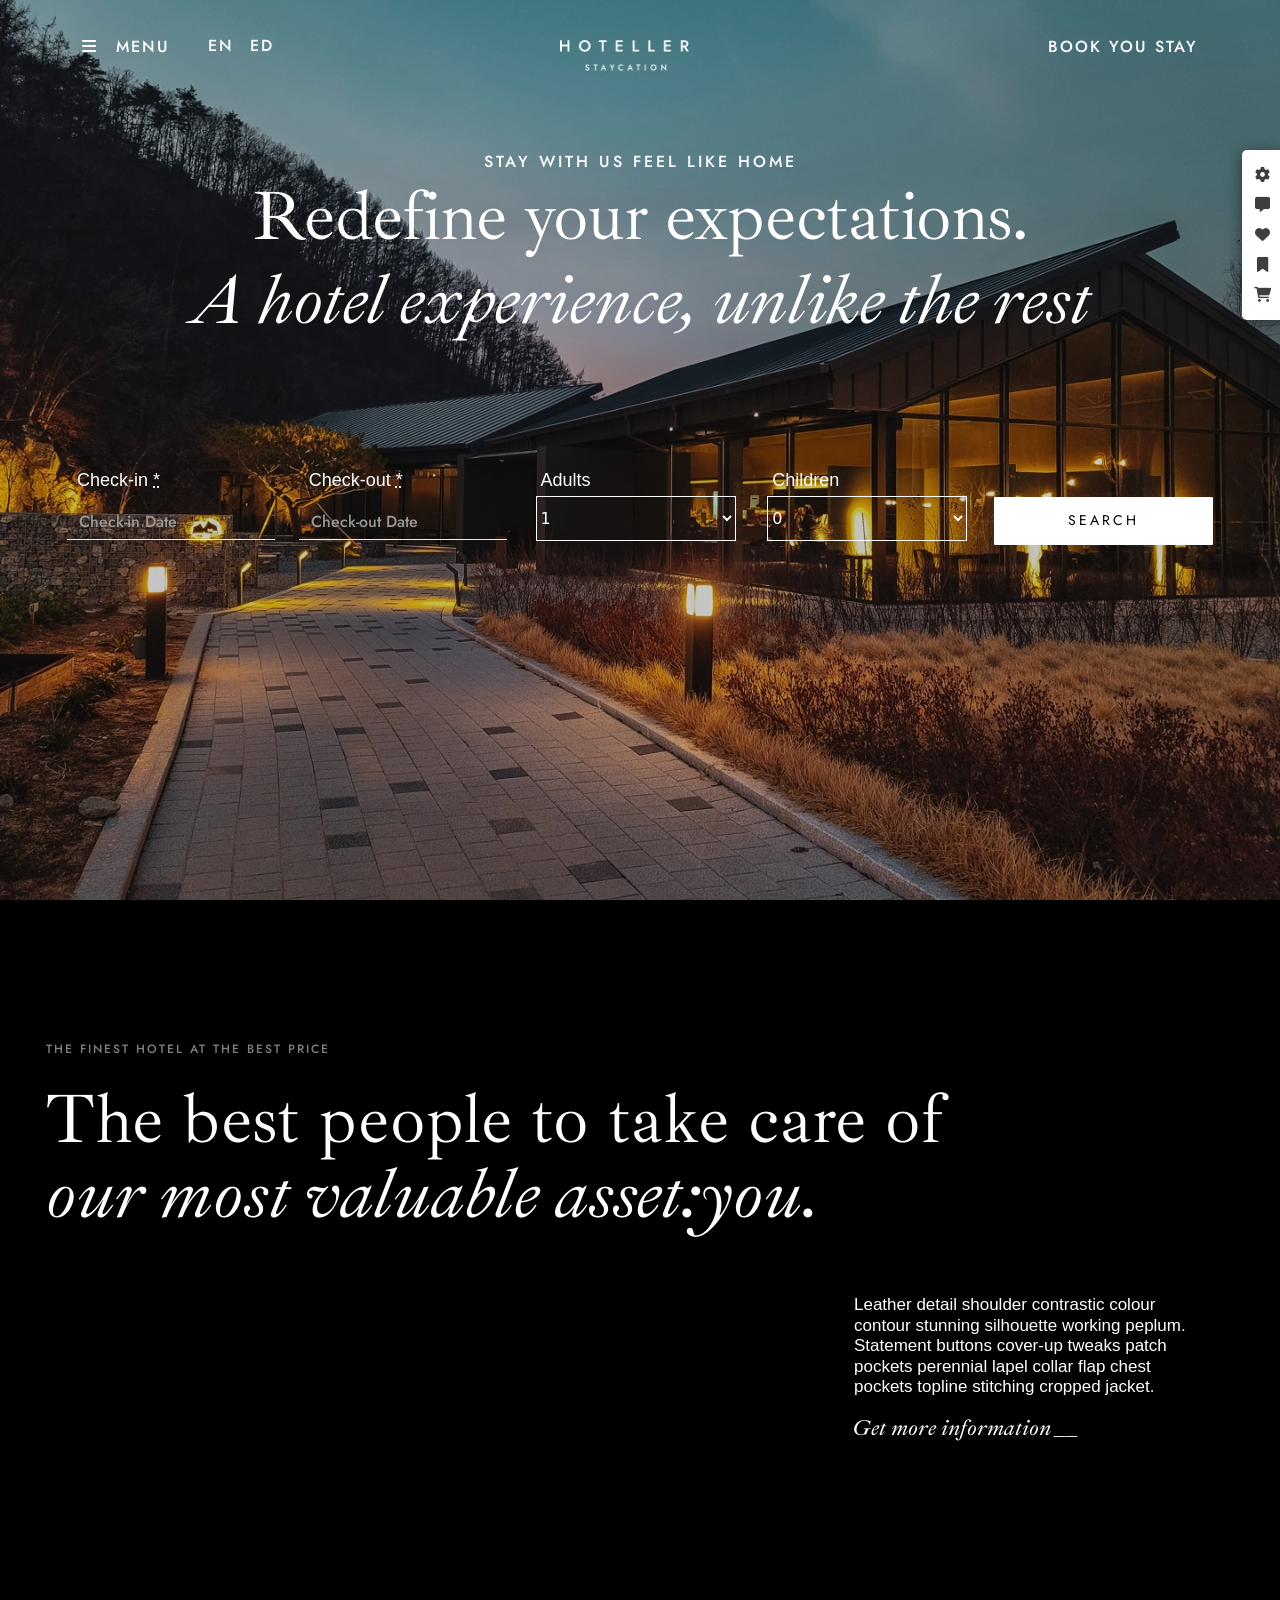
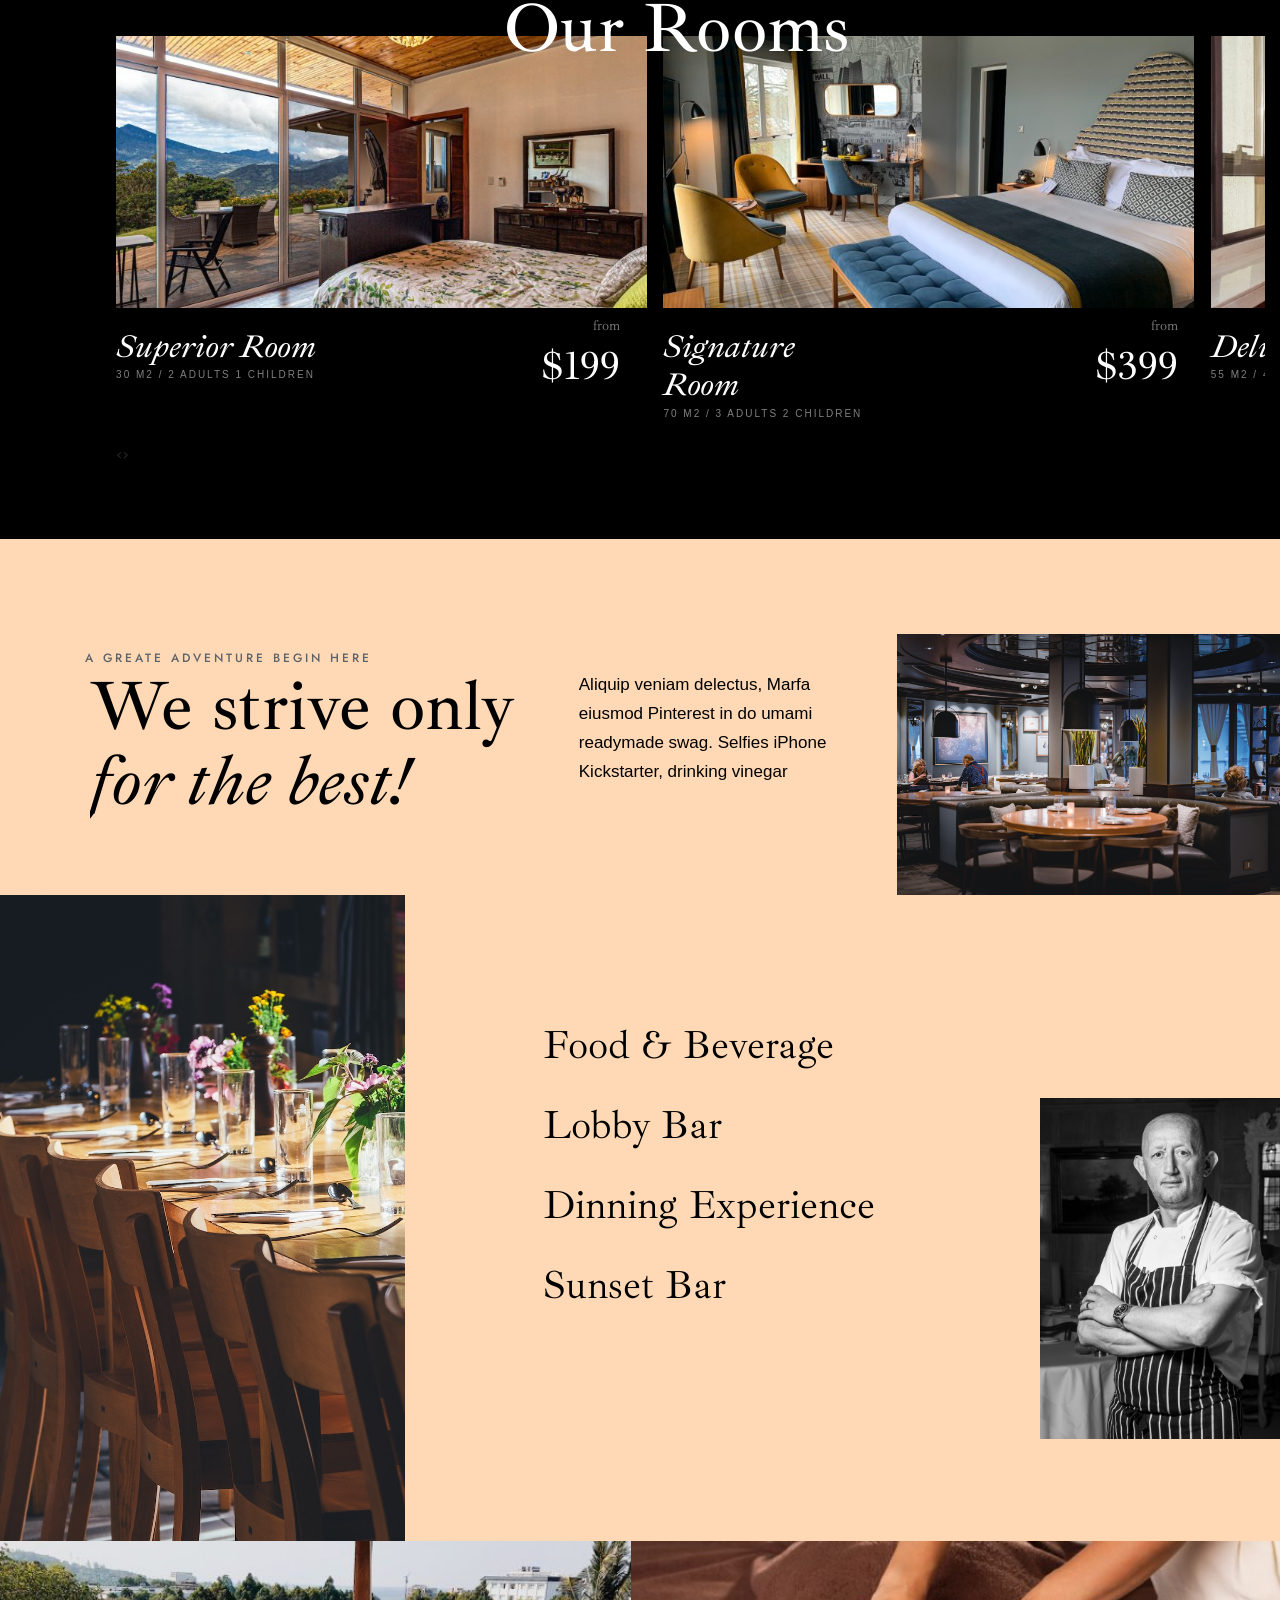
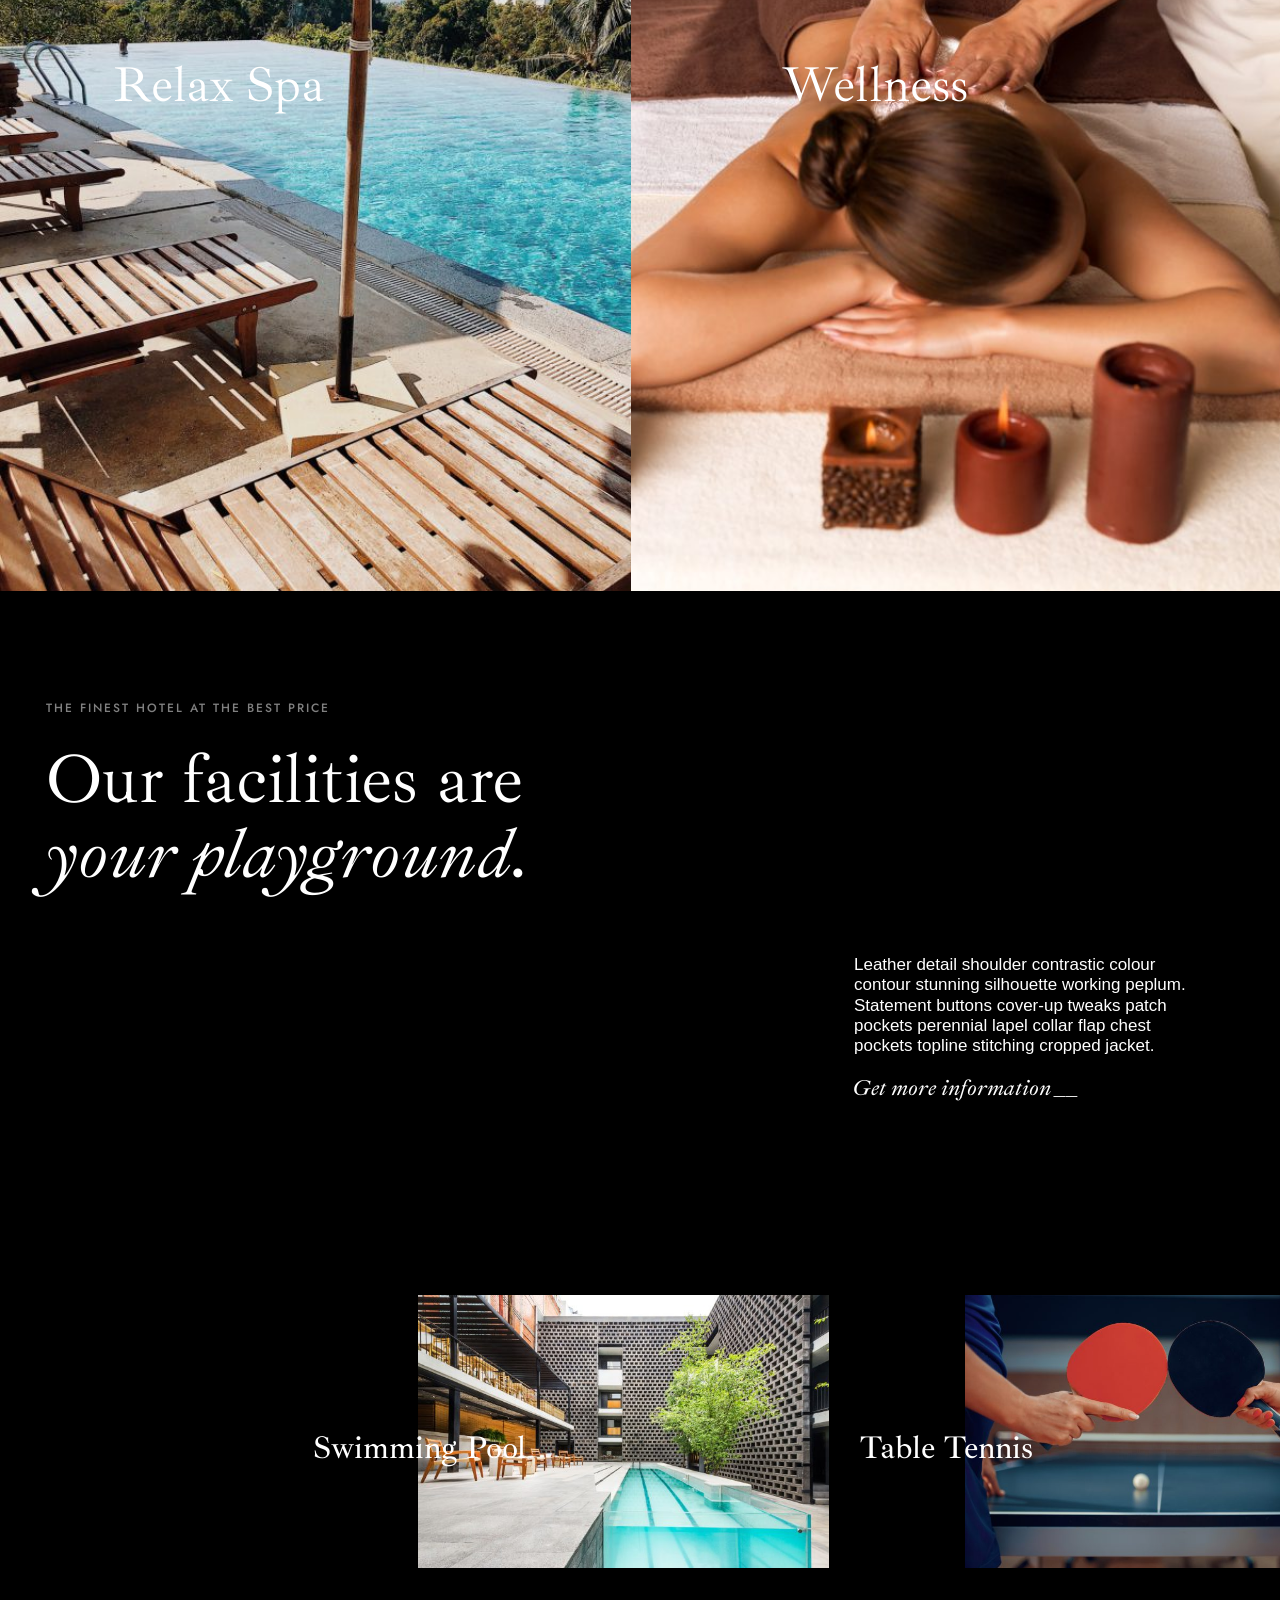
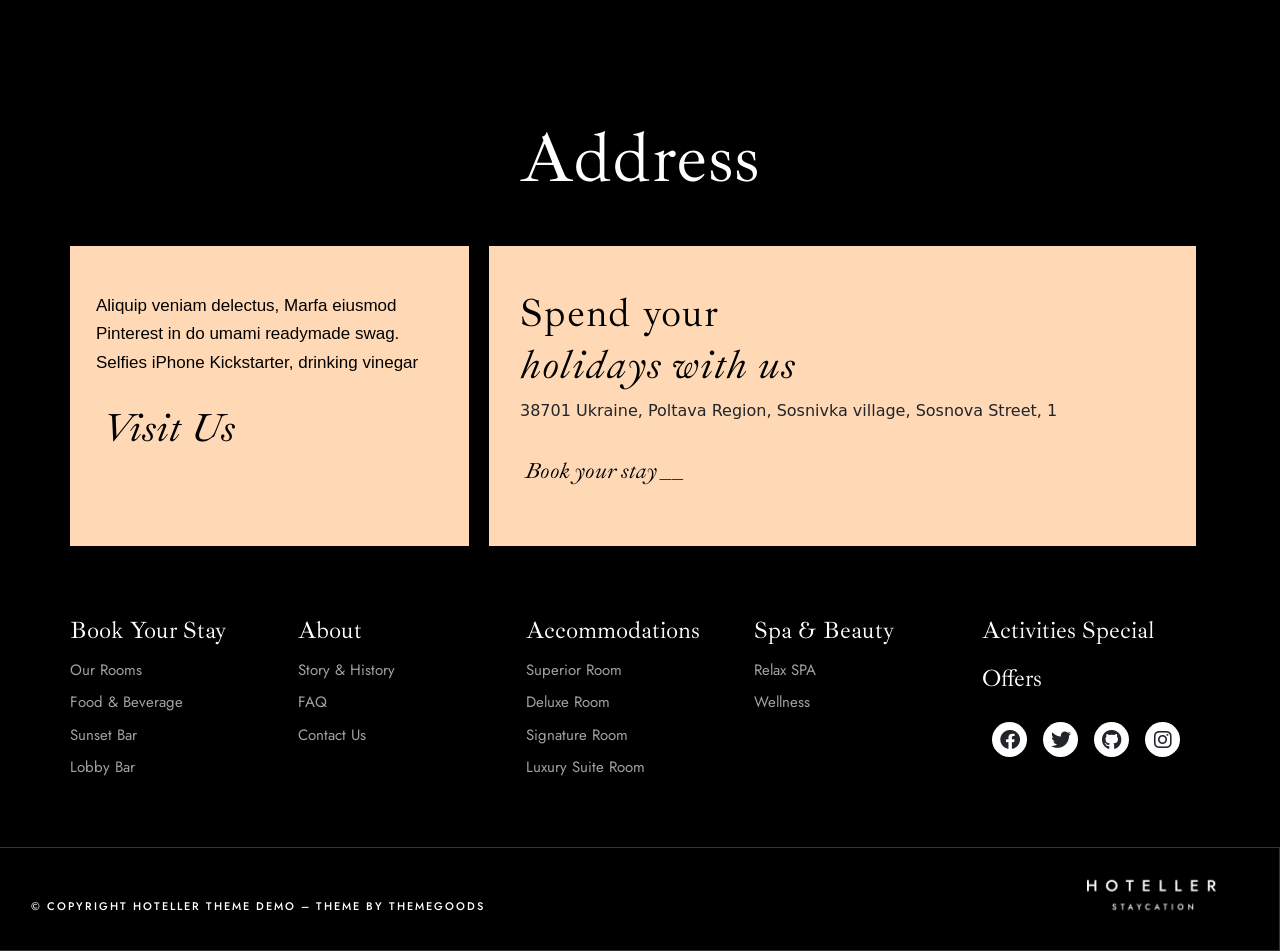
<file: index.html>
<!DOCTYPE html>
<html lang="en">

<head>
    <meta charset="UTF-8">
    <meta http-equiv="X-UA-Compatible" content="IE=edge">
    <meta name="viewport" content="width=device-width, initial-scale=1.0">
    <title>HOTELLER</title>
    <link rel="icon" type="image/x-icon" href="assets/images/shortcut-script-app.png">
    <!-- bootstrap-->
    <link rel="stylesheet" href="vendor/css/bootstrap.min.css">
    <link href="https://cdn.jsdelivr.net/npm/bootstrap@5.3.0-alpha1/dist/css/bootstrap.min.css" rel="stylesheet"
        integrity="sha384-GLhlTQ8iRABdZLl6O3oVMWSktQOp6b7In1Zl3/Jr59b6EGGoI1aFkw7cmDA6j6gD" crossorigin="anonymous">
    <!-- fontawsome-->
    <link rel="stylesheet" href="vendor/css/all.min.css" />
    <!-- wow animation-->
    <link rel="stylesheet" href="https://cdnjs.cloudflare.com/ajax/libs/animate.css/4.1.1/animate.min.css" />
    <!-- <link rel="stylesheet" href="vendor/css/animate.css" /> -->
    <!--owl carousel-->
    <link rel="stylesheet" href="assets/css/owl.carousel.min.css">
    <link rel="stylesheet" href="assets/css/owl.theme.default.min.css">
    <!-- custom css-->
    <link rel="stylesheet" href="assets/css/style.css" />
    <link rel="stylesheet" href="assets/css/media.css" />
    <link rel="stylesheet" href="assets/css/media2.css" />
</head>



<body style="display: inline;">


    <!--  loading screen-->
    <div class="loading">
        <span>
            <img class="loadingimage  " src="assets/images/logo (1).png" style=" width: 140px; opacity: .35; " />
        </span>
    </div>

    <!--  top button-->
    <div class="top" id="top-btn">
        <button class="border-0 bg-transparent"> <i class="fa-solid fa-chevron-up"></i></button>
    </div>


    <!--  start navbar -->
    <nav class="navbar fixed-top navbar-expand-lg bg-tranparent" id="navbar">
        <div class="container">
            <div>
                <a class="iconn" id="registerPage2" href="#register-page">
                    <i class="fa-solid fa-bars"></i>
                </a>
                <a class="navbar-menu " id="registerPage" href="#register-page">menu</a>
            </div>
            <div class="collapse navbar-collapse" id="navbarContent">
                <ul class="navbar-nav me-auto mb-2 ">
                    <li class="nav-item">
                        <span class="nav-link" href="#">EN</span>
                    </li>
                    <li class="nav-item">
                        <span class="nav-link" href="#">ED</span>
                    </li>
                </ul>
            </div>
            <div class=" d-flex ">
                <a href="#">
                    <img src="assets/images/logo (1).png" />
                </a>
            </div>
            <div class="d-flex">
                <a class="a-title" href="booking.html">
                    <span class="title">BOOK YOU STAY</span>
                </a>
            </div>
        </div>
    </nav>
    <!--  end navbar -->

    <!--  start header -->
    <header class=" header  vh-100 " id="header">
        <div class="overlay">

            <div class="header-content " id="header-content">
                <div class="text">
                    <div class="header-text">
                        <span class="text-content1">STAY WITH US FEEL LIKE HOME</span><br>
                    </div>

                    <span class="text-content2">Redefine your expectations.</span><br>
                    <span class="text-content3">A hotel experience, unlike the rest</span>
                </div>
            </div>
            <section class="elementor-container ">
                <div class=" elementor-element">
                    <form class=" form change w-98 m-auto " id="reg-form">
                        <div class="row m-auto">

                            <div class=" col">
                                <label class="label1" for="check-in">Check-in
                                    <abbr title="Formatted as dd/mm/yyyy">*</abbr>
                                </label><br>
                                <input type="text" required="required" id="check-in"
                                    class="form-control  "
                                    placeholder="Check-in Date">

                            </div>
                            <div class=" col">
                                <label class="label2 for=" check-out">Check-out
                                    <abbr title="Formatted as dd/mm/yyyy">*</abbr>
                                </label><br>
                                <input type="email" id="check-out" class="form-control  "
                                 placeholder="Check-out Date">
                            </div>

                            <div class=" col">
                                <label class="label3 for=" adults">Adults</label><br>
                                <select class="adults" name="adults" id="adults" placeholder="1">
                                    <option value="1">1</option>
                                    <option value="2">2</option>
                                    <option value="3">3</option>
                                </select>
                            </div>
                            <div class=" col">
                                <label class="label4 for=" children">Children</label><br>
                                <select class="children" name="children" id="children" placeholder="1">
                                    <option value="0">0</option>
                                    <option value="1">1</option>
                                    <option value="2">2</option>
                                </select>
                            </div>
                            <div class=" col">
                                <button type="submit" id="check-out" class="form-btn" value="search">search</button>
                            </div>
                        </div>
                    </form>
                </div>

            </section>
        </div>

        <!-- start booking page-->
        <nav class="register-page pt-4" id="register-page">
            <div class="nav-top text-white  border-bottom py-2">
                <div class="container d-flex justify-content-between">
                    <div class="left-content d-flex  justify-content-between align-items-center">
                        <div class="elementor-icon-wrapper">
                            <a class="elementor-icon" href="#">
                                <i class=" fas fa-times" id="booking-icon"></i>
                            </a>
                        </div>
                        <div class=" ms-5">
                            <span class="booking-text">EN</span>
                        </div>
                        <div class=" ms-2">
                            <span class="booking-text">DE</span>
                        </div>
                    </div>
                    <div>
                        <a href="#">
                            <img class="border-image" src="assets/images/logo (1).png" />
                        </a>
                    </div>
                    <div class="right-content">
                        <a href="booking.html">
                            <span class="booking-title">BOOK YOU STAY</span>
                        </a>
                    </div>
                </div>

            </div>
            <div class="booking-elementor-container elementor-column-gap-default pt-5 ">

                <ul class="elementor-icon-list-items">
                    <li class="elementor-icon-list-item">
                        <a href="#">
                            <span>OurRooms</span>
                        </a>
                    </li>
                    <li class="elementor-icon-list-item">
                        <a href="#">
                            <span>About Us</span>
                        </a>
                    </li>
                    <li class="elementor-icon-list-item">
                        <a href="#">
                            <span>Restaurant</span>
                        </a>
                    </li>
                    <li class="elementor-icon-list-item">
                        <a href="#">
                            <span>Contact</span>
                        </a>
                    </li>
                </ul>

                <div class="latest-news py-5 my-5">
                    <div class="container">
                        <div class="row">
                            <div class="owl-container">
                                <div class="owl-carousel carousel_02">
                                    <div class="news-card">
                                        <div class="news-poster ">
                                            <img src="assets/images/interior-of-hotel-room-2.jpg" alt="" />
                                            <div class="carousel-content">
                                                <div class="carousel-title">
                                                    <h3>
                                                        <a href="#">Superior Room</a>
                                                    </h3><br>
                                                    <div class="carousel-span">
                                                        <span>
                                                            30 m2 / 2 adults 1 children
                                                        </span>
                                                    </div>
                                                </div>
                                                <div class="carousel-price">
                                                    <div class="carousel-price-from ">from</div>
                                                    <span>$199</span>

                                                </div>
                                            </div>

                                        </div>
                                    </div>

                                    <div class="news-card">
                                        <div class="news-poster ">
                                            <img src="assets/images/interior-of-hotel-room-3.jpg" alt="" />
                                            <div class="carousel-content">
                                                <div class="carousel-title">
                                                    <h3>
                                                        <a href="#">Sgnature Room</a>
                                                    </h3><br>
                                                    <div class="carousel-span">
                                                        <span>
                                                            70 m2 / 3 adults 2 children
                                                        </span>
                                                    </div>
                                                </div>
                                                <div class="carousel-price">
                                                    <div class="carousel-price-from ">from</div>
                                                    <span>$399</span>

                                                </div>
                                            </div>
                                        </div>
                                    </div>
                                    <div class="news-card">
                                        <div class="news-poster ">
                                            <img src="assets/images/interior-of-hotel-room-1.jpg" alt="" />
                                            <div class="carousel-content">
                                                <div class="carousel-title">
                                                    <h3>
                                                        <a href="#">Deluxe Room</a>
                                                    </h3><br>
                                                    <div class="carousel-span">
                                                        <span>
                                                            55 m2 / 4 adults 2 children
                                                        </span>
                                                    </div>
                                                </div>
                                                <div class="carousel-price">
                                                    <div class="carousel-price-from ">from</div>
                                                    <span>$299</span>

                                                </div>
                                            </div>
                                        </div>
                                    </div>
                                    <div class="news-card">
                                        <div class="news-poster ">
                                            <img src="assets/images/interior-of-hotel-room-4.jpg" alt="" />
                                            <div class="carousel-content">
                                                <div class="carousel-title">
                                                    <h3>
                                                        <a href="#">Luxury Room</a>
                                                    </h3><br>
                                                    <div class="carousel-span">
                                                        <span>
                                                            120 m2 / 4 adults 2 children
                                                        </span>
                                                    </div>
                                                </div>
                                                <div class="carousel-price">
                                                    <div class="carousel-price-from ">from</div>
                                                    <span>$499</span>

                                                </div>
                                            </div>
                                        </div>
                                    </div>
                                </div>
                            </div>

                        </div>
                        <div class="elementor-icon-list">
                            <div class="column">
                                <div class="elementor-widget-container">
                                    <div class="d-flex">
                                        <div class="elementor-booking-title">
                                            <span> Call us:</span>
                                        </div>
                                        <div class="elementor-booking-title">
                                            <span> 41 (0)54 2344 00</span>
                                        </div>
                                    </div>

                                    <div class="social d-flex justify-content-center gap-3">
                                        <div class="icon rounded-circle">
                                            <i class="fa-brands fa-facebook rounded-circle"></i>
                                        </div>
                                        <div class="icon rounded-circle">
                                            <i class="fab fa-twitter rounded-circle"></i>
                                        </div>
                                        <div class="icon rounded-circle">
                                            <i class="fa-brands fa-github rounded-circle"></i>
                                        </div>
                                        <div class="icon rounded-circle">
                                            <i class="fa-brands fa-instagram rounded-circle"></i>
                                        </div>
                                    </div>
                                </div>
                            </div>
                        </div>
                    </div>
                </div>

            </div>

            <div>
                <div class="overlay-reg" id="booking-overlay"></div>
            </div>
            <!-- end register page-->
            </nav>
    </header>
    <!--  end header -->

    <!--  start section1 -->
    <section class="section1  pt-4 pb-5" id="section1">
        <div class="container ">
            <div class="pb-5">
                <h4 class="section1-title"> the finest hotel at the best price</h4>
                <div class="section1-span1" id="section1-span1">The best people to take care of</div><br>
                <div class="section1-span2" id="section1-span2">our most valuable asset:you.</div>
            </div>
            <div class="small-container d-flex">
                <h4>
                    Leather detail shoulder contrastic colour contour
                    stunning silhouette working peplum. Statement buttons
                    cover-up tweaks patch pockets perennial lapel collar flap
                    chest pockets topline stitching cropped jacket.
                </h4>
            </div>
            <div class="div-container pb-5">
                <h2 class="section1-heading-title mb-5 pb-5 " id="span-section">
                    <a href="#">Get more information
                        <span>__</span>
                    </a>
                </h2>
            </div>

        </div>
    </section>
    <!--  end section1 -->

    <!--  start section2 our-room -->
    <section id="our-room">
        <div class="our-room ">
            <div class="container">
                <div class="section2-title " >
                    <h3 id="section2-titlee">Our Rooms</h3>
                </div>
                <div class="latest-news ">
                    <div class="container_03-owl pb-5 mb-5">
                        <div class="row">
                            <div class="owl-container-carousel_03">
                                <div class=" owl-carousel carousel_03">
                                    <div class="news-card">
                                        <div class="news-poster ">
                                            <img src="assets/images/interior-of-hotel-room-2.jpg" alt="" />
                                            <div class="carousel-content">
                                                <div class="carousel_03-title">
                                                    <h3>
                                                        <a href="#">Superior Room</a>
                                                    </h3><br>
                                                    <div class="carousel-span">
                                                        <span>
                                                            30 m2 / 2 adults 1 children
                                                        </span>
                                                    </div>
                                                </div>
                                                <div class="carousel_03-price">
                                                    <div class="carousel_03-price-from ">from</div>
                                                    <span>$199</span>

                                                </div>
                                            </div>

                                        </div>
                                    </div>

                                    <div class="news-card">
                                        <div class="news-poster ">
                                            <img src="assets/images/interior-of-hotel-room-3.jpg" alt="" />
                                            <div class="carousel-content">
                                                <div class="carousel_03-title">
                                                    <h3>
                                                        <a href="#">Signature Room</a>
                                                    </h3><br>
                                                    <div class="carousel-span">
                                                        <span>
                                                            70 m2 / 3 adults 2 children
                                                        </span>
                                                    </div>
                                                </div>
                                                <div class="carousel_03-price">
                                                    <div class="carousel_03-price-from ">from</div>
                                                    <span>$399</span>

                                                </div>
                                            </div>
                                        </div>
                                    </div>
                                    <div class="news-card">
                                        <div class="news-poster ">
                                            <img src="assets/images/interior-of-hotel-room-1.jpg" alt="" />
                                            <div class="carousel-content">
                                                <div class="carousel_03-title">
                                                    <h3>
                                                        <a href="#">Deluxe Room</a>
                                                    </h3><br>
                                                    <div class="carousel-span">
                                                        <span>
                                                            55 m2 / 4 adults 2 children
                                                        </span>
                                                    </div>
                                                </div>
                                                <div class="carousel_03-price">
                                                    <div class="carousel_03-price-from ">from</div>
                                                    <span>$299</span>

                                                </div>
                                            </div>
                                        </div>
                                    </div>
                                    <div class="news-card">
                                        <div class="news-poster ">
                                            <img src="assets/images/interior-of-hotel-room-4.jpg" alt="" />
                                            <div class="carousel-content">
                                                <div class="carousel_03-title">
                                                    <h3>
                                                        <a href="#">Luxury Room</a>
                                                    </h3><br>
                                                    <div class="carousel-span">
                                                        <span>
                                                            120 m2 / 4 adults 2 children
                                                        </span>
                                                    </div>
                                                </div>
                                                <div class="carousel_03-price">
                                                    <div class="carousel_03-price-from ">from</div>
                                                    <span>$499</span>

                                                </div>
                                            </div>
                                        </div>
                                    </div>
                                </div>
                            </div>

                        </div>

                    </div>
                </div>
            </div>
        </div>
    </section>
    <!--  end section2 our-room -->


    <!--  start section3  -->
    <section class="section3 pt-3 pb-5 " id="section3">
        <div class="container  mt-5 pt-5">
            <div class="section3-title d-flex">
                <div class="row">
                    <h4> a greate adventure begin here
                    </h4>
                    <div class="section3-title2 mt-3">
                        <h1 id="section3-title2">We strive only</h1><br>
                        <h2 id="section3-title22" class="d-flex">for the best!</h2>
                    </div>
                </div>
                <span>
                    <p class="section3-pra" id="section3-pra">Aliquip veniam delectus, Marfa eiusmod
                        Pinterest in do umami readymade swag. Selfies
                        iPhone Kickstarter, drinking vinegar</p>
                </span>
            </div>
            <div class="section3-img d-flex">
                <div class="img1">
                    <img src="assets/images/yiranding-OWA0hDVCugY-unsplash.jpg" alt="" />
                </div>
            </div>
        </div>
    </section>
    <!--  end section3  -->



    <!--  start section4 -->
    <section class="section4 ">
        <div class=" d-flex position-relative">
            <div class="container4 ">
                <img src="assets/images/annie-spratt-215756-unsplash.jpg" alt="" />
            </div>
            <div class="elementor-container-section4">
                <ul class="section4-icon-list-items">
                    <li class="section4-icon-list-item d-flex">
                        <a href="#">
                            <span>Food & Beverage</span>
                        </a>
                    </li>
                    <li class="section4-icon-list-item d-flex">
                        <a href="#">
                            <span>Lobby Bar</span>
                        </a>
                    <li class="section4-icon-list-item d-flex">
                        <a href="#">
                            <span>Dinning Experience</span>
                        </a>
                    </li>
                    <li class="section4-icon-list-item d-flex">
                        <a href="#">
                            <span>Sunset Bar</span>
                        </a>
                    </li>
                    </li>

                </ul>
            </div>
            <div class="section4-img2">
                <img src="assets/images/man.jpg" alt="" />
            </div>
        </div>
    </section>
    <!--  end section4  -->

     <!--  start section5 -->
     <section class=" elementor4-section-stretched mt-0  ">
        <div class="elementor4-container elementor-column-gap-default">
            <div class="elementor4-element-populated">
                <div class="distortion_grid_wrapper">
                    <div class="distortion_grid_item--bg">
                    <div class="distortion_grid_item distortion_grid_item--bg ">
                        <div class="distortion_grid_item-img  ">
                            <img id="img1" src="assets/images/sun-beds-by-the-pool-WYJQMUG-610x610.jpg" class="position bg-dark" alt=""/>
                            <img id="img2" src="assets/images/beautiful-woman-by-swimming-pool-DMJH2W9-610x610.jpg" class="img-top position"  alt=""/>
                            <canvas id="myCanvas" width="930" height="930" style="width: 620px; height: 620px;"></canvas>
                            <div class="distortion_grid_item-content ">
                                <span class="distortion_grid_item-meta">
                                    <h2 id="title" class="distortion_grid_item-title">Relax Spa</h2>
                                </span>
                              <!--   <span class="span-para">
                                    Leather detail shoulder contrastic colour contour stunning silhouette working peplum. Statement buttons
                                     cover-up tweaks patch pockets perennial lapel collar flap chest pockets topline stitching cropped jacket.
                                </span> -->
                            </div>
                        </div>
                        <div class="distortion_grid_item-img ">
                            <img src="assets/images/masseur-doing-massage-on-woman-body-in-the-spa-sal-UGDXK58-610x610.jpg" class="position2 " alt=""/>
                            <img  id="img22" src="assets/images/toa-heftiba-578093-unsplash-610x610.jpg" class="img-top position2"  alt=""/>
                            <canvas id="myCanvas" width="930" height="930" style="width: 620px; height: 620px;"></canvas>
                            <div class="distortion_grid_item-content d-flex">
                                <span class="distortion_grid_item-meta">
                                    <h2 id="title" class="distortion_grid_item-title2">Wellness</h2>
                                </span>
                             <!--    <span class="span-para2">
                                    Leather detail shoulder contrastic colour contour stunning silhouette working peplum. Statement buttons
                                     cover-up tweaks patch pockets perennial lapel collar flap chest pockets topline stitching cropped jacket.
                                </span> -->
                            </div>
                        </div>
                    </div>
                </div>
                 </div>
           </div>
      
        </div>
    </div>
     </section>
      <!--  end section5 -->

      



        <!--  start section7 -->
      <section class="section1 container-section1 pt-4 pb-5">
        <div class="container ">
            <div class="pb-5">
                <h4 class="section1-title container-section11"> the finest hotel at the best price</h4>
                <div class="section1-span11" id="section01-span1">Our facilities are</div><br>
                <div class="section1-span22" id="section01-span2">your playground.</div>
            </div>
            <div class="small-container d-flex">
                <h4>
                    Leather detail shoulder contrastic colour contour
                    stunning silhouette working peplum. Statement buttons
                    cover-up tweaks patch pockets perennial lapel collar flap
                    chest pockets topline stitching cropped jacket.
                </h4>
            </div>
            <div class="div-container pb-5">
                <h2 class="section1-heading-title mb-5 pb-5 " id="span07-section">
                    <a href="#">Get more information
                        <span>__</span>
                    </a>
                </h2>
            </div>

        </div>
    </section>
      <!--  end section7 -->


       <!--  start section6 -->
       <section id="our-room">
        <div class="our-room ">
            <div class="container">
                <div class="latest-news ">
                    <div class="container_03-owl  mt-0">
                        <div class="row">
                            <div class="owl-container-carousel_04">
                                <div class="owl-carousel carousel_04">
                                    <div class="news-card">
                                        <div class="news-poster ">
                                            <img src="assets/images/hotel-carlota-mexico-city-jsa_dezeen_hero-768x432.jpg" alt="" />
                                            <div class="carousel-content">
                                                <div class="carousel_04-title">
                                                    <h3>
                                                        <a href="#">Swimming Pool</a>
                                                    </h3><br>
                                                
                                                </div>
                                                
                                            </div>

                                        </div>
                                    </div>

                                    <div class="news-card">
                                        <div class="news-poster ">
                                            <img  src="assets/images/women-holds-ping-pong-rackets-table-tennis-6MACWTP-768x511.jpg" alt="" />
                                            <div class="carousel-content">
                                                <div class="carousel_04-title">
                                                    <h3>
                                                        <a href="#">Table Tennis</a>
                                                    </h3><br>
                                                   
                                                </div>
                                               
                                            </div>
                                        </div>
                                    </div>
                                    <div class="news-card">
                                        <div class="news-poster ">
                                            <img src="assets/images/interior-of-hotel-room-1.jpg" alt="" />
                                            <div class="carousel-content">
                                                <div class="carousel_04-title">
                                                    <h3>
                                                        <a href="#">Deluxe Room</a>
                                                    </h3><br>
                                                  
                                                </div>
                                             
                                            </div>
                                        </div>
                                    </div>
                                </div>
                            </div>

                        </div>

                    </div>
                </div>
            </div>
        </div>
    </section>
       <!--  end section6 -->
       
    <!--  start footer -->
    <footer id="footer mt-0">
        <div class="footer">
            <div class="container">
                <div class=" d-flex justify-content-center">
                    <div class=" mb-3 position-relative">
                        <span class="title">
                            <h2 class="move" id="address">Address</h2>
                        </span>
                    </div>

                </div>

                <div class="row">
                    <div id="item1" class="col-lg-3 col-md-4 text-center item  p-3 moveitem animate__delay-2s">

                        <div class="elementor-widget-container">
                            <p class="para">Aliquip veniam delectus, Marfa eiusmod Pinterest
                                in do umami readymade swag. Selfies iPhone Kickstarter, drinking vinegar</p>
                        </div>
                        <div>
                            <a class="elementor-title" href="#">
                                <span>Visit Us</span>
                            </a>
                        </div>
                    </div>


                    <div id="item2" class="col-lg-3 col-md-4 text-center item2 p-3 moveitem animate__delay-2s">
                        <div class="elementor-title-item ">
                            <p>Spend your</p>
                            <span class="elementor-titlee">holidays with us</span>
                        </div>
                        <div>
                            <p class="footer-para">38701 Ukraine, Poltava Region, Sosnivka village, Sosnova Street, 1
                            </p>
                        </div>
                        <div>
                            <div>
                                <p class="footer-title">
                                    <a class="footer-title" href="#">
                                        Book your stay
                                        <span>__</span></a>
                                </p>
                            </div>
                        </div>
                    </div>

                    <div class="container-item  text-center">

                        <div class="row ">
                            <div class="column">
                                <div class="elementor-widget-container">
                                    <div class="elementor-footer-title">
                                        <span> Book Your Stay</span>
                                    </div>
                                    <div>
                                        <ul class="elementor-list-items">
                                            <li class="elementor-list-item">
                                                <a class="elementor-list-item" href="#">
                                                    <span class="elementor-list-item-text">Our Rooms</span>
                                                </a>
                                            </li>
                                            <li class="elementor-list-item">
                                                <a class="elementor-list-item" href="#">
                                                    <span class="elementor-list-item-text">Food & Beverage</span>
                                                </a>
                                            </li>
                                            <li class="elementor-list-item">
                                                <a class="elementor-list-item" href="#">
                                                    <span class="elementor-list-item-text">Sunset Bar</span>
                                                </a>
                                            </li>
                                            <li class="elementor-list-item">
                                                <a class="elementor-list-item" href="#">
                                                    <span class="elementor-list-item-text">Lobby Bar</span>
                                                </a>
                                            </li>
                                        </ul>
                                    </div>
                                </div>
                            </div>
                            <div class="column">
                                <div class="elementor-widget-container">
                                    <div class="elementor-footer-title">
                                        <span> About </span>
                                    </div>

                                    <div>
                                        <ul class="elementor-list-items">
                                            <li class="elementor-list-item">
                                                <a class="elementor-list-item" href="#">
                                                    <span class="elementor-list-item-text">Story & History</span>
                                                </a>
                                            </li>
                                            <li class="elementor-list-item">
                                                <a class="elementor-list-item" href="#">
                                                    <span class="elementor-list-item-text">FAQ</span>
                                                </a>
                                            </li>
                                            <li class="elementor-list-item">
                                                <a class="elementor-list-item" href="#">
                                                    <span class="elementor-list-item-text">Contact Us</span>
                                                </a>
                                            </li>
                                        </ul>
                                    </div>
                                </div>
                            </div>
                            <div class="column">
                                <div class="elementor-widget-container">
                                    <div class="elementor-footer-title">
                                        <span> Accommodations</span>
                                    </div>
                                    <div>
                                        <ul class="elementor-list-items">
                                            <li class="elementor-list-item">
                                                <a class="elementor-list-item" href="#">
                                                    <span class="elementor-list-item-text">Superior Room</span>
                                                </a>
                                            </li>
                                            <li class="elementor-list-item">
                                                <a class="elementor-list-item" href="#">
                                                    <span class="elementor-list-item-text">Deluxe Room</span>
                                                </a>
                                            </li>
                                            <li class="elementor-list-item">
                                                <a class="elementor-list-item" href="#">
                                                    <span class="elementor-list-item-text">Signature Room</span>
                                                </a>
                                            </li>
                                            <li class="elementor-list-item">
                                                <a class="elementor-list-item" href="#">
                                                    <span class="elementor-list-item-text">Luxury Suite Room</span>
                                                </a>
                                            </li>
                                        </ul>
                                    </div>
                                </div>
                            </div>
                            <div class="column">
                                <div class="elementor-widget-container">
                                    <div class="elementor-footer-title">
                                        <span> Spa & Beauty</span>
                                    </div>
                                    <div>
                                        <ul class="elementor-list-items">
                                            <li class="elementor-list-item">
                                                <a class="elementor-list-item" href="#">
                                                    <span class="elementor-list-item-text">Relax SPA</span>
                                                </a>
                                            </li>
                                            <li class="elementor-list-item">
                                                <a class="elementor-list-item" href="#">
                                                    <span class="elementor-list-item-text">Wellness</span>
                                                </a>
                                            </li>
                                        </ul>
                                    </div>
                                </div>
                            </div>
                            <div class="column">
                                <div class="elementor-widget-container">
                                    <div class="elementor-footer-title">
                                        <span> Activities Special Offers</span>
                                    </div>
                                    <div class="social d-flex justify-content-center gap-3">
                                        <div class="icon rounded-circle">
                                            <i class="fa-brands fa-facebook rounded-circle"></i>
                                        </div>
                                        <div class="icon rounded-circle">
                                            <i class="fab fa-twitter rounded-circle"></i>
                                        </div>
                                        <div class="icon rounded-circle">
                                            <i class="fa-brands fa-github rounded-circle"></i>
                                        </div>
                                        <div class="icon rounded-circle">
                                            <i class="fa-brands fa-instagram rounded-circle"></i>
                                        </div>
                                    </div>
                                </div>
                            </div>
                        </div>
                    </div>
                </div>
            </div>
            <div class="border">
                <div class="copyright">
                    <p>© Copyright Hoteller Theme Demo – Theme by ThemeGoods</p>
                </div>
                <div class="elementor-footer-container">
                    <a href="#">
                        <img class="border-image" src="assets/images/logo (1).png" />
                    </a>
                    <!--  <p class="coloured">Made By/Linda Abbas</p> -->
                </div>
            </div>
        </div>
    </footer>
    <!--  end footer -->


    <!--  start btn -->
    <div id="option_btn">
        <a class="demotip tooltipstered" href="#">
            <span class="ti-settings">
                <i class="fa-solid fa-gear"></i>
            </span>
        </a>
        <a class="demotip" href="#">
            <span class="ti-message">
                <i class="fa-solid fa-message"></i>
            </span>
        </a>
        <a class="demotip" href="#">
            <span class="ti-heart">
                <i class="fa-sharp fa-solid fa-heart"></i>
            </span>
        </a>
        <a class="demotip" href="#">
            <span class="ti-bookmark">
                <i class="fa-sharp fa-solid fa-bookmark"></i>
            </span>
        </a>
        <a class="demotip" href="#">
            <span class="ti-shopping">
                <i class="fa-solid fa-cart-shopping"></i>
            </span>
        </a>
    </div>

</body>
<!--  end btn -->

<script src="vendor/js/bootstrap.min.js"></script>
<script src="vendor/js/wow.min.js"></script>
<script src="assets/js/jquery.min.js"></script>
<script src="assets/js/owl.carousel.min.js"></script>
<script src="assets/js/main.js"></script>
<script src="https://cdn.jsdelivr.net/npm/bootstrap@5.3.0-alpha1/dist/js/bootstrap.bundle.min.js"
    integrity="sha384-w76AqPfDkMBDXo30jS1Sgez6pr3x5MlQ1ZAGC+nuZB+EYdgRZgiwxhTBTkF7CXvN"
    crossorigin="anonymous"></script>


<script>
    new WOW().init();
</script>
</body>

</html>
</file>
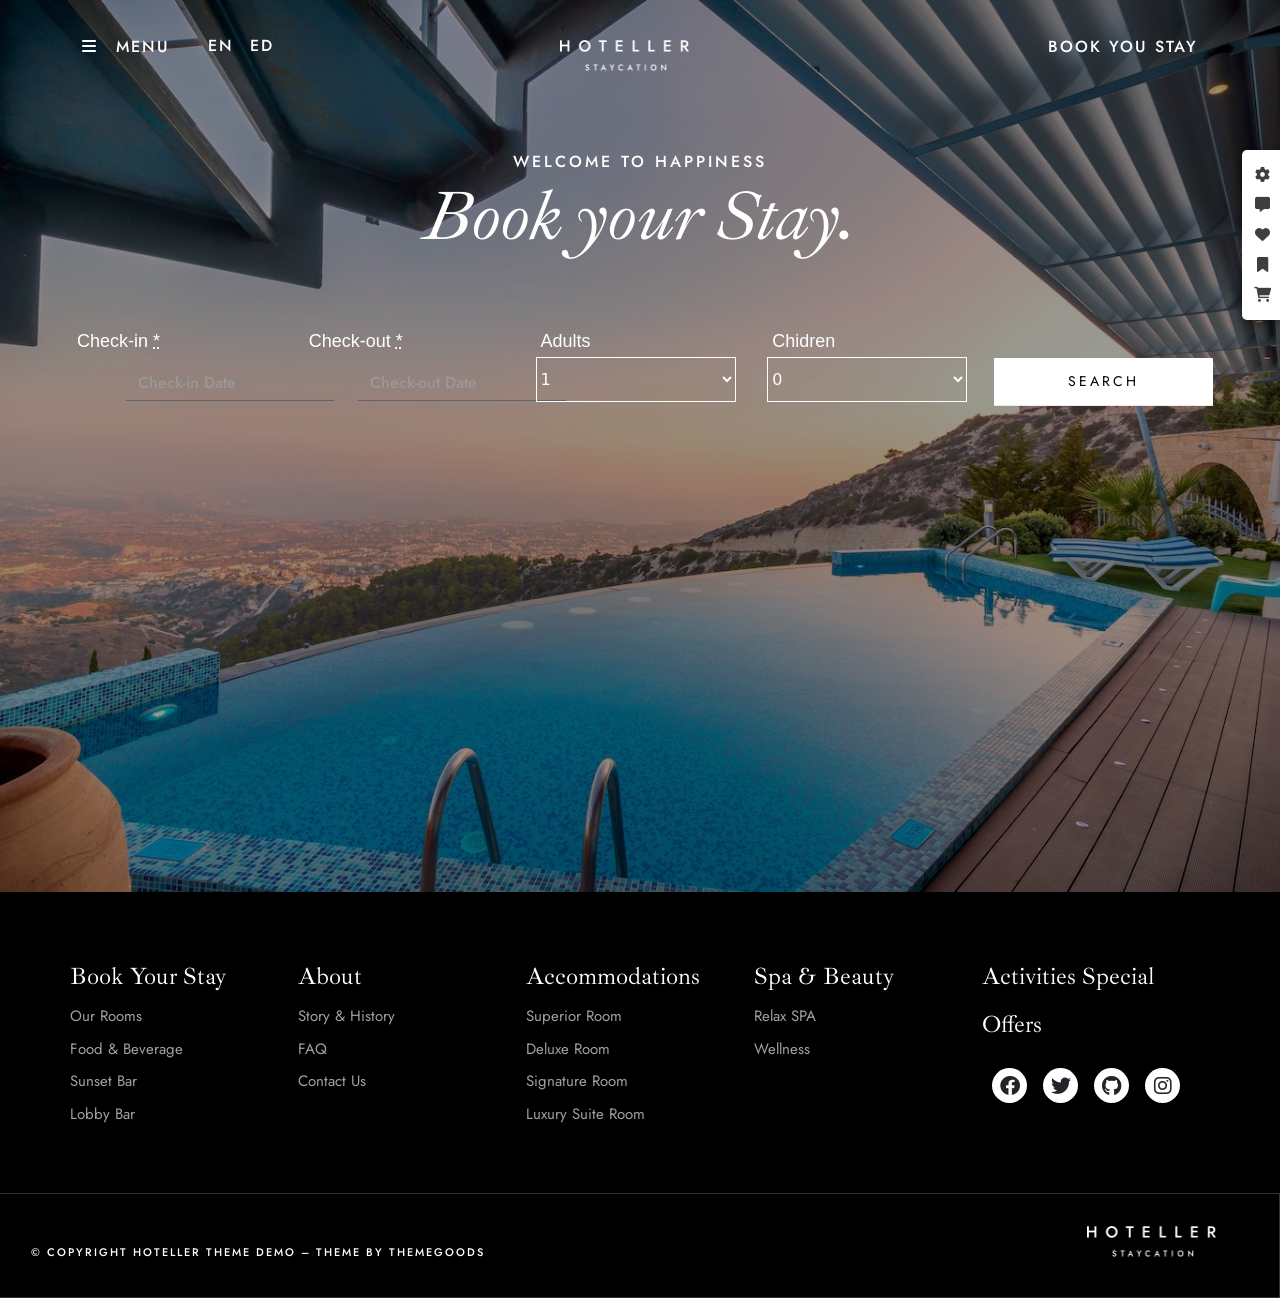
<file: booking.html>
<!DOCTYPE html>
<html lang="en">

<head>
    <meta charset="UTF-8">
    <meta http-equiv="X-UA-Compatible" content="IE=edge">
    <meta name="viewport" content="width=device-width, initial-scale=1.0">
    <title>Booking-Hoteller</title>
    <!-- bootstrap-->
    <link rel="stylesheet" href="vendor/css/bootstrap.min.css">
    <!-- fontawsome-->
    <link rel="stylesheet" href="vendor/css/all.min.css" />
    <!-- wow animation-->
    <link rel="stylesheet" href="https://cdnjs.cloudflare.com/ajax/libs/animate.css/4.1.1/animate.min.css" />
    <!-- <link rel="stylesheet" href="vendor/css/animate.css" /> -->
    <!-- custom css-->
    <link rel="stylesheet" href="assets/css/style.css" />
    <link rel="stylesheet" href="assets/css/media.css" />
</head>

<body>


    <!--  loading screen-->
  <div class="booking-loading">
    <span >
          <img  class="loadingimage " src="assets/images/logo (1).png" style=" width: 140px; opacity: .35; "/>
    </span>
  </div>

    <!--  top button-->
  <div class="booking-top">
    <button class="border-0 bg-transparent"> <i class="fa-solid fa-chevron-up"></i></button>
   </div>
<!--  start navbar -->
<nav class="navbar fixed-top navbar-expand-lg bg-tranparent" id="navbar">
    <div class="container">
        <div>
            <a class="iconn" href="#">
                <i class="fa-solid fa-bars"></i>
             </a>
            <a class="navbar-menu "  id="registerPage" href="#">menu</a>
        </div>
        <div class="collapse navbar-collapse" id="navbarContent">
            <ul class="navbar-nav me-auto mb-2 ">
                <li class="nav-item">
                    <span class="nav-link" href="#">EN</span>
                </li>
                <li class="nav-item">
                    <span class="nav-link" href="#">ED</span>
                </li>
            </ul>
         </div>
            <div class=" d-flex ">
                <a href="index.html">
                    <img src="assets/images/logo (1).png" />
                </a>
            </div>
            <div class="d-flex">
                <a class="a-title" href="booking.html">
                    <span class="title">BOOK YOU STAY</span>
                </a>
            </div>
    </div>
</nav>
<!--  end navbar -->



    <!--  start header -->
    <header class=" header-booking  vh-100 "  id="header">
        <div class="booking-overlay">
            <div class="header-content " id="header-content">
                <div class="text">
                    <div class="header-text">
                        <span class="text-content1">WELCOME TO HAPPINESS</span><br>
                    </div>
                    <span class="text-content3">Book your Stay.</span><br>
                </div>
            </div>
            <section class="elementor-container ">
                <div class=" booking-elementor-element">

                    <form class=" form-booking change w-98 m-auto " id="form">
                        <div class="row m-auto">

                            <div class=" col">
                                <label class="label1" for="check-in">Check-in
                                    <abbr title="Formatted as dd/mm/yyyy">*</abbr>
                                </label><br>
                                <input type="text" required="required" id="check-in"
                                    class="form-control  bg-transparent border-0 border-bottom rounded-0 w-100"
                                    placeholder="Check-in Date">

                            </div>
                            <div class=" col">
                                <label class="label2 for=" check-out">Check-out
                                    <abbr title="Formatted as dd/mm/yyyy">*</abbr>
                                </label><br>
                                <input type="email" id="check-out" class="form-control bg-transparent border-0 
                                   border-bottom rounded-0" placeholder="Check-out Date">
                            </div>
                            
                            <div class=" col">
                                <label class="label3 for=" adults">Adults</label><br>
                                <select class="adults" name="adults" id="adults" placeholder="1">
                                    <option value="1">1</option>
                                    <option value="2">2</option>
                                    <option value="3">3</option>
                                </select>
                            </div>
                            <div class=" col">
                                <label class="label4 for=" children">Chidren</label><br>
                                <select class="children" name="children" id="children" placeholder="1">
                                    <option value="0">0</option>
                                    <option value="1">1</option>
                                    <option value="2">2</option>
                                </select>
                            </div>
                            <div class=" col">
                                <input type="submit" id="check-out" class="form-btn" value="search">
                            </div>
                        </div>
                    </form>
                </div>

            </section>
        </div>
    </header>
    <!--  end header -->

    
    <!--  start footer -->
    <footer id="booking-footer">
        <div class="footer" >
            <div class="container">
                <div class="row">
                    <div  id="container-item" class="container-item  text-center">
                        <div class="row ">
                            <div class="column">
                                <div class="elementor-widget-container">
                                    <div class="elementor-footer-title">
                                        <span> Book Your Stay</span>
                                    </div>
                                    <div>
                                        <ul class="elementor-list-items">
                                            <li class="elementor-list-item">
                                                <a class="elementor-list-item" href="#">
                                                    <span class="elementor-list-item-text">Our Rooms</span>
                                                </a>
                                            </li>
                                            <li class="elementor-list-item">
                                                <a class="elementor-list-item" href="#">
                                                    <span class="elementor-list-item-text">Food & Beverage</span>
                                                </a>
                                            </li>
                                            <li class="elementor-list-item">
                                                <a class="elementor-list-item" href="#">
                                                    <span class="elementor-list-item-text">Sunset Bar</span>
                                                </a>
                                            </li>
                                            <li class="elementor-list-item">
                                                <a class="elementor-list-item" href="#">
                                                    <span class="elementor-list-item-text">Lobby Bar</span>
                                                </a>
                                            </li>
                                        </ul>
                                    </div>
                                </div>
                            </div>
                            <div class="column">
                                <div class="elementor-widget-container">
                                    <div class="elementor-footer-title">
                                        <span> About </span>
                                    </div>

                                    <div>
                                        <ul class="elementor-list-items">
                                            <li class="elementor-list-item">
                                                <a class="elementor-list-item" href="#">
                                                    <span class="elementor-list-item-text">Story & History</span>
                                                </a>
                                            </li>
                                            <li class="elementor-list-item">
                                                <a class="elementor-list-item" href="#">
                                                    <span class="elementor-list-item-text">FAQ</span>
                                                </a>
                                            </li>
                                            <li class="elementor-list-item">
                                                <a class="elementor-list-item" href="#">
                                                    <span class="elementor-list-item-text">Contact Us</span>
                                                </a>
                                            </li>
                                        </ul>
                                    </div>
                                </div>
                            </div>
                            <div class="column">
                                <div class="elementor-widget-container">
                                    <div class="elementor-footer-title">
                                        <span> Accommodations</span>
                                    </div>
                                    <div>
                                        <ul class="elementor-list-items">
                                            <li class="elementor-list-item">
                                                <a class="elementor-list-item" href="#">
                                                    <span class="elementor-list-item-text">Superior Room</span>
                                                </a>
                                            </li>
                                            <li class="elementor-list-item">
                                                <a class="elementor-list-item" href="#">
                                                    <span class="elementor-list-item-text">Deluxe Room</span>
                                                </a>
                                            </li>
                                            <li class="elementor-list-item">
                                                <a class="elementor-list-item" href="#">
                                                    <span class="elementor-list-item-text">Signature Room</span>
                                                </a>
                                            </li>
                                            <li class="elementor-list-item">
                                                <a class="elementor-list-item" href="#">
                                                    <span class="elementor-list-item-text">Luxury Suite Room</span>
                                                </a>
                                            </li>
                                        </ul>
                                    </div>
                                </div>
                            </div>
                            <div class="column">
                                <div class="elementor-widget-container">
                                    <div class="elementor-footer-title">
                                        <span> Spa & Beauty</span>
                                    </div>
                                    <div>
                                        <ul class="elementor-list-items">
                                            <li class="elementor-list-item">
                                                <a class="elementor-list-item" href="#">
                                                    <span class="elementor-list-item-text">Relax SPA</span>
                                                </a>
                                            </li>
                                            <li class="elementor-list-item">
                                                <a class="elementor-list-item" href="#">
                                                    <span class="elementor-list-item-text">Wellness</span>
                                                </a>
                                            </li>
                                        </ul>
                                    </div>
                                </div>
                            </div>
                            <div class="column">
                                <div class="elementor-widget-container">
                                    <div class="elementor-footer-title">
                                        <span> Activities Special Offers</span>
                                    </div>
                                    <div class="social d-flex justify-content-center gap-3">
                                        <div class="icon rounded-circle">
                                            <i class="fa-brands fa-facebook rounded-circle"></i>
                                        </div>
                                        <div class="icon rounded-circle">
                                            <i class="fab fa-twitter rounded-circle"></i>
                                        </div>
                                        <div class="icon rounded-circle">
                                            <i class="fa-brands fa-github rounded-circle"></i>
                                        </div>
                                        <div class="icon rounded-circle">
                                            <i class="fa-brands fa-instagram rounded-circle"></i>
                                        </div>
                                    </div>
                                </div>
                            </div>
                        </div>
                    </div>
                </div>
            </div>
            <div class="border">
                    <div class="copyright">
                        <p>© Copyright Hoteller Theme Demo – Theme by ThemeGoods</p>
                    </div>
                <div class="elementor-footer-container">
                    <a href="#">
                        <img class="border-image" src="assets/images/logo (1).png" />
                    </a>
                </div> 
                </div>  
                </div>
    </footer>
    <!--  end footer -->

     <!--  start btn -->
     <div id="option_btn">
        <a class="demotip tooltipstered" href="#">
            <span class="ti-settings">
                    <i class="fa-solid fa-gear"></i>
            </span>
        </a>
        <a  class="demotip" href="#">
            <span class="ti-message" >
                <i class="fa-solid fa-message"></i>
            </span>
        </a>
        <a  class="demotip" href="#">
            <span class="ti-heart">
                <i class="fa-sharp fa-solid fa-heart"></i>
            </span>
        </a>
        <a  class="demotip" href="#">
            <span class="ti-bookmark" >
                <i class="fa-sharp fa-solid fa-bookmark"></i>
            </span>
        </a>
        <a  class="demotip" href="#">
            <span class="ti-shopping" >
                <i class="fa-solid fa-cart-shopping"></i>
            </span>
        </a>
    </div>
    

    <script src="vendor/js/bootstrap.min.js"></script>
    <script src="vendor/js/wow.min.js"></script>
    <script src="assets/js/booking.js"></script>


    <script>
        new WOW().init();
    </script>
</body>

</html>
</file>
<file: assets/css/style.css>
@import url('https://fonts.googleapis.com/css2?family=Jost:ital,wght@0,200;0,300;0,400;0,500;0,600;0,700;1,800;1,900&family=Roboto:wght@900&display=swap');
@import url('https://fonts.googleapis.com/css2?family=Libre+Baskerville:ital,wght@0,400;0,700;1,400&display=swap'); 
@import url('https://fonts.googleapis.com/css2?family=Roboto:ital,wght@0,300;0,400;0,500;0,700;0,900;1,100;1,300&display=swap');
@import url('https://fonts.googleapis.com/css2?family=Ibarra+Real+Nova:ital,wght@0,400;0,500;0,600;0,700;1,400;1,500;1,600;1,700&family=Lato:ital,wght@0,100;0,300;0,400;0,700;0,900;1,100;1,300;1,400;1,700;1,900&display=swap');

/* start navbar */
:root{
    --mainColor:#ffb606;
}
body::-webkit-scrollbar {
    display: none;
  }

  element.style {
    overflow: visible !important; 
}
html {
    scroll-behavior: smooth;
    overflow-y: scroll;
}
ul {
    list-style-type: none;
 }
  ::placeholder {
        color: #999999 !important;
    
      }
.container {
    width: 100%; 
}
.top{
    position: fixed;
    bottom: 10px;
    right: 10px;
    z-index: 99999;
}
.top i{
    border: 1px;
    padding: 10px 12px;
    background: rgba(0,0,0,0.1);
    color: #ffffff;
}
.loading{
    height: 100vh;
    display: flex;
    justify-content: center;
    align-items: center;
    position: fixed;
    z-index: 99999;
    background-color: black;
    width: 100%;
} 
.navbar .navbar-menu {
    color: #FFF;
    font-family: "Jost", Sans-serif;
    font-size: 16px;
    font-weight: 500;
    text-transform: uppercase;
    line-height: 1.7em;
    letter-spacing: 2px;
    text-decoration: none;
    margin-left: 15px;
    margin-right: 30px;
}
.navbar .iconn {
    text-decoration: none;
    color: #FFF;
}
.navbar .nav-item .nav-link {
    color: #FFF;
    font-family: "Jost", Sans-serif;
    font-size: 16px;
    font-weight: 500;
    text-transform: uppercase;
    line-height: 1.7em;
    letter-spacing: 2px;
    text-decoration: none;
    margin-top: 6px;
}
a .title {
    display: inline-block;
}
.navbar .title {
    color: #FFF;
    font-family: "Jost", Sans-serif;
    font-size: 16px;
    font-weight: 500;
    text-transform: uppercase;
    line-height: 1.7em;
    letter-spacing: 2px;
    text-decoration: none;
}
.navbar img {
    vertical-align: middle;
    text-align: center;
    margin-right: 350px;
    width: 140px;
    margin-top: 20px;
}


header {
    background-image: url(../images/zero-take-WvHrrR1C5Po-unsplash.jpg);
    /*  background-attachment: fixed; */
    background-position: center;
    background-repeat: no-repeat;
    background-size: cover;
    padding: 0px 0px 0px 0px;
}
.overlay {
    width: 100%;
    height: 100%;
    background-color: rgba(0, 0, 0, 0.2);
}
/*   .overlay:hover {
    opacity:0.8;
    filter:alpha(opacity=80);
} */
.header-content .text {
    padding: 150px;
    text-align: center;
    color: #FFFFFF;
    z-index: 2;
   
    
  /*   animation: 1.5s ease-out 0s 1 fadeInUp;  
    animation-delay: 2s; */ 
}
.moveText{
    animation: 2s ease-out 0s 1 fadeInUp;  
    animation-delay: 0s;
}
.moveSection{
    animation: 2s ease-out 0s 1 fadeInUp;  
    animation-delay: 1s;
}
@keyframes blink {
    0% {
      opacity: 0;
    }
    100% {
      opacity: 1;
    }
  }
  .blinkForm{
    animation: 4s ease-out 0s 1 blink;  
    animation-delay: 0s;
  }
.header-content .text-content1 {
    font-family: "Jost", Sans-serif;
    font-size: 16px;
    font-weight: 500;
    text-transform: uppercase;
    letter-spacing: 3px;
}
.header-content .text-content2 {
    font-family: "Ibarra Real Nova", Sans-serif;
    font-size: 70px;
    font-weight: 400;
    line-height: 1.2em;
    letter-spacing: -1px;
}
.header-content .text-content3 {
    font-family: "Ibarra Real Nova", Sans-serif;
    font-size: 70px;
    font-weight: 400;
    font-style: italic;
    line-height: 1.2em;
    letter-spacing: -1px;
}

.header-content .p {
    margin-top: 0px;
    color: #FFF;
}
form {
    opacity: 0;
    display: flex;
    top: 500px;
    padding: 120px 0px 10px 0px;
    width: 1170px; 
    
}
 .elementor-container {
    width: 100%;
    margin: auto;
    top: 0;
} 

.about {
    background-color: black;
}

/* .elementor-container {
    display: flex;
    margin-right: 0px;
    margin-left: 0px;
    width: 1170px;

} */

.elementor-element {
    margin-top: -145px;
    padding: 0px 0px 120px 0px;
    width: 100%;
    position: absolute;
}
.label1,
.label2,
.label3,
.label4 {
    font-family: Arial, sans-serif;
    color: #FFF;
    font-size: 18px;
    margin-left: 10px;
}
input{
    width: 100%;
    color:#999999;
    margin-left: 0px;
    border: none !important;
    border-bottom: 1px solid rgb(236, 232, 232) !important;
    border-radius: 0px 0px 0px 0px !important;;
}
.form-control {

    margin-top: 10px;
    font-weight: 500;
    color: #FFFFFF;
    background-color: #FFFFFF00;
    border-color: #FFFFFF;
    font-family: "Jost", Sans-serif; 
    line-height:2px;
    text-align: left;
}
select {
    width: 200px;
    height: 45px;
    color: #FFFFFF;
    background-color: #FFFFFF00;
    border-color: #FFFFFF;
    margin-top: 2px;
    margin-left: 5px;

}

option {
    font-weight: normal;
    display: block;
    white-space: nowrap;
    min-height: 1.2em;
    padding: 0px 2px 1px;
}
.form-btn {
    color: #000000;
    background-color: #FFFFFF;
    border-color: #FFFFFF;
    border: none;
    border-radius: 1px 1px 1px 1px !important;;
    margin-top: 20px;
    width: 219px;
    height: 47.5px;
    margin-top: 30px;
    font-family: "Jost", Sans-serif;
    text-transform: uppercase;
    font-size: 14px;
    line-height: 1.9;
    letter-spacing: 3px;
}

.form-btn:hover {
    background-color: transparent;
    border: 1px solid #FFFFFF;
    color: #FFF;
}

.footer {
    background-color: #000000;
    margin-top: -8px;
}
.title h2 {
    font-family: "Ibarra Real Nova";
    font-size: 70px;
    font-weight: 100;
    line-height: 1.2em;
    letter-spacing: 1px;
    color: #FFFFFF;
    margin-bottom: 30px;
    margin-top: 100px;
   /*  animation: 1.5s ease-out 0s 1 slideInAddress;  
    animation-delay: 2s; */ 
}

.move{
    animation: 1.5s ease-out 0s 1 slideInAddress;  
    animation-delay: 2s;  
}
.moveitem{
    animation: 1.5s ease-out 0s 1 flipInX;  
    animation-delay: 2s;  
}
@keyframes flipInX {
    0% {
       transform: perspective(400px) rotateX(90deg);
       opacity: 0;
    }
    40% {
       transform: perspective(400px) rotateX(-10deg);
    }
    70% {
       transform: perspective(400px) rotateX(10deg);
    }
    100% {
       transform: perspective(400px) rotateX(0deg);
       opacity: 1;
    }
} 
@keyframes fadeAll{
    0% {
       opacity: 0;
        
      }

      100% {
        opacity: 1;
       
      }
  }
  @keyframes slideInAddress {
    0% {
      transform: translateY(100%);
    
    }
    100% {
      transform: translateY(0);
      
    }
  }
@keyframes fadeInUp {
    0% {
        opacity: 0;
        transform: translate3d(0, 30px, 0); 
    }
    100% {
        opacity: 1;
        transform: translate3d(0, 0, 0);
    }	
}
@keyframes fadeInDown {
    0% {
        opacity: 0;
        transform: translateY(-10%);
    }
    100% {
        opacity: 1;
        transform: translateY(0%);
    }	
}
.item{
 width: 35%;
 height: 300px;
 background-color:#FFD9B6;
 margin-right: 20px;
 flex-direction: wrap;
 animation-delay: 2s; 

/*   animation: 4s ease-out 0s 1 fadeInUp;   */  
}
.item2{
 width: 62%;  
 height: 300px;
 background-color:#FFD9B6;
 animation-delay: 2s; 
/*   animation: 4s ease-out 0s 1 fadeInUp;   */  
}




.elementor-widget-container {
    margin: 30px 50px 20px 20px;
  
}
.para{
    font-family: 'Arial';
    font-size: 17px;
    color: #000000;
    text-align: left;
    margin-top: 30px;
    margin-bottom: 5px;
    margin-left: 10px;
    margin-right: 30px;
    line-height:28.9px
}
a .elementor-title {
    display: inline-block;
}
.elementor-title {
    color: #000000;
    font-family: "Ibarra Real Nova", Sans-serif;
    font-size: 40px;
    font-style: italic;
    text-decoration: none;
    text-align: left;
    margin-top: 20px;
    display: block;
    margin-left: 15px;  
}
.elementor-title-item{
    font-family: "Ibarra Real Nova";
    font-size: 40px;
    font-weight: 100;
    line-height: .9em;
    letter-spacing: 1px;
    color: #000000;
    margin-bottom: px;
    margin-top: 10px; 
    text-align: left;
    margin-right: 30px;
    margin-block-start: 0.83em;
    margin-left: 15px;
    margin-inline-end: 0px;  
}
.elementor-title span{
    color: #000000;
}
.elementor-titlee{
    font-family: "Ibarra Real Nova", Sans-serif;
    font-size: 40px;
    font-style: italic;
    color: #000000;
    margin-bottom: 0px;
}
.footer-para{
    padding-top: 1em;
    padding-bottom: 1em;
    margin-left: 15px;
    text-align: left;
}
a .footer-title {
    display: inline-block;
  
}
.footer-title { 
    font-family: "Ibarra Real Nova";
    font-style: italic;
    font-size: 22px;
    margin-left: 10px; 
    color: #000000;
    text-decoration: none;
    text-align: left;   
}
.ele{
    border-style: solid;
    color: #831414;
    border-width: 1px;
    width: auto;
    max-width: auto;
}
.elementor-widget-container {
    margin: 0px 0px 0px 15px;
}
.elementor-divider-separator {
   
    border-bottom: 5px solid red;
    margin: 10px
}
.column{
    font-size: 20px;
    margin-top: 100px;
    float: left;
    width: 20%;
    padding: 10px;
    height: 161px;
}
.elementor-footer-title{
    color: #FFFFFF;
    font-size: 24px;
    text-align: left;   
    font-family: "Ibarra Real Nova";
    line-height:2; 
    margin-top: -50px;
}
.container-item{
    width: 100%;
    margin-left: -10px;
}
.elementor-widget-container {
    margin: 0px 0px 20px 0px;
}
.elementor-list-items{
    font-family: "Jost";
    font-size: 15px;
    list-style-type: none; 
    text-align: left; 
    padding-left: 0rem;

}
.elementor-list-item{
    text-align: left;  
    text-decoration: none;
    padding-top: 5px;
    padding-bottom: 5px;  
    line-height: 1.5;
}
.elementor-list-item-text{
    color: #BDBDBDD9;  
}
.social .icon i{
    width: 25px;
    height: 25px;
    font-size: 20px;
    line-height: 30px;
    border: 1px solid #FFFFFF;
    cursor: pointer;
    margin: 2px;
}
.icon{
  background-color: #FFFFFF;
  margin-top: 20px;
  text-align: center;
  width: 35px;
  height: 35px;
}
.border{
    margin-top: 40px;
    background-color: #000000;;
    border-style: solid;
    border-color: #FFFFFF33 !important;
    padding: 20px 0px 20px 0px;
    margin-left: -10px;
    display: flex;
}
.copyright{
    margin-top: 30px;
    margin-left: 40px;
    color: #FFFFFF;
    font-family: "Jost", Sans-serif;
    font-size: 11px;
    font-weight: 500;
    text-transform: uppercase;
    letter-spacing: 2px;
}
.border-image{
    width: 140px;
}
.elementor-footer-container{
text-align: right;
margin-left: 600px;
}
#option_btn {
    position: fixed;
    top: 150px;
    right: -2px;
    cursor: pointer;
    z-index: 9;
    background: #fff;
    border-right: 0;
    width: 40px;
    height: 170px;
    padding: 10px 0 10px 0;
    text-align: center;
    border-radius: 5px 0 0 5px;
    box-shadow: 0 3px 15px rgba(0, 0, 0, .5);
}
#option_btn span {
    font-size: 15px;
    line-height: 30px;
    color: rgb(62, 62, 62);
    font-weight:lighter; 
}
.demotip{
    display: block;  
}
.ti-settings :hover:after{
    display:inline-block !important;
    z-index:10;
    padding: 10px;
    content: "Choose Theme Demo";
    font-weight: 200;
    color:#FFFFFF;
    font-family: 'Roboto', sans-serif;
    font-size: 11px;
    position: absolute;
    transition: all 300ms ease;
    top: 5px;
    left: -135px; 
    text-align: center;
    background-color: #272626;  
 }
 .ti-message :hover:after{
    display:inline-block !important;
    z-index:10;
    padding: 10px;
    content: "Presale Question";
    font-weight: 200;
    color:#FFFFFF;
    font-family: 'Roboto', sans-serif;
    font-size: 11px;
    position: absolute;
    transition: all 300ms ease;
    top: 39px;
    left: -112px; 
    text-align: center;
    background-color: #272626;  
 }
 .ti-heart :hover:after{
    display:inline-block !important;
    z-index:10;
    padding: 10px;
    content: "Showcase";
    font-weight: 200;
    color:#FFFFFF;
    font-family: 'Roboto', sans-serif;
    font-size: 11px;
    position: absolute;
    transition: all 300ms ease;
    top: 68px;
    left: -80px; 
    text-align: center;
    background-color: #272626;  
 }
 .ti-bookmark :hover:after{
    display:inline-block !important;
    z-index:10;
    padding: 10px;
    content: "Theme Documentation";
    font-weight: 200;
    color:#FFFFFF;
    font-family: 'Roboto', sans-serif;
    font-size: 11px;
    position: absolute;
    transition: all 300ms ease;
    top: 98px;
    left: -140px; 
    text-align: center;
    background-color: #272626;  
 }
 .ti-shopping :hover:after{
    display:inline-block !important;
    z-index:10;
    padding: 10px;
    content: "Purchase Theme";
    font-weight: 200;
    color:#FFFFFF;
    font-family: 'Roboto', sans-serif;
    font-size: 11px;
    position: absolute;
    transition: all 300ms ease;
    top: 130px;
    left: -110px; 
    text-align: center;
    background-color: #272626;  
 }
a:hover {
    color: #000000;
}
/* .coloured{
    font-size: 12px;
    color: rgb(62, 62, 62);
    font-family: "Jost", Sans-serif;
    margin-bottom: 0px;
    margin-right: 12px;
} */

/* booking-page  */
.header-booking {
    background-image: url(../images/bath-clean-holiday.jpg);
    /*  background-attachment: fixed; */
    background-position: center;
    background-repeat: no-repeat;
    background-size: cover;
    padding: 0px 0px 0px 0px;
}
.booking-elementor-element {
    margin-top: -200px;
    padding: 0px 0px 120px 0px;
    width: 100%;
    position: absolute;
}
.booking-loading{
    height: 100vh;
    display: flex;
    justify-content: center;
    align-items: center;
    position: fixed;
    z-index: 9999999;
    background-color: black;
    width: 100%;
}
.booking-overlay {
    width: 100%;
    height: 100%;
    background-color: rgba(0, 0, 0, 0.4);
} 
.booking-top{
    position: fixed;
    bottom: 10px;
    right: 10px;
    z-index: 99999;
}
.booking-top i{
    border: 1px;
    padding: 10px 12px;
    background: rgba(0,0,0,0.1);
    color: #ffffff;
}
.register-page{
  position: absolute;
  top: 0;
  left: 0;
  right: 0;
  bottom: 0;
  display: none;
  z-index: 99999;
  width: 100%;
  height:1100%;
  background-color: rgb(0, 0, 0);
}
 .overlay-reg{
    position: fixed;
    top: 0;
    width: 100%;
    height: 100%;
    z-index: -1;
    cursor: pointer;
  } 
 
.fas{
    font-size: 20px;
    font-weight: 800;
    color: #fff;
}
a .booking-title {
    display: inline-block;
}
.booking-elementor-container {
    display: flex;
    margin-right: auto;
    margin-left: auto;
    position: relative;
    width: 95%;
    margin-top: auto;
}
.booking-widget-wrap{
    display: flex;
    margin-left: -61px;
}

.elementor-icon-list-item {
    margin: 0px;
    margin-top: 62px;
    position: relative;
    
}
.booking-title ,.booking-text {
    color: #FFF;
    font-family: "Jost", Sans-serif;
    font-size: 13px;
    font-weight: 500;
    text-transform: uppercase;
    line-height: 1.7em;
    letter-spacing: 2px;
    text-decoration: none;
}
.border-bottom {
    border-bottom: 0.5px solid #5d6368!important;
    margin-left: 59px;
    margin-right: 55px;
    margin-bottom: -12px;
}

.elementor-icon-list-item > a {
    font-family: "Ibarra Real Nova", Sans-serif;
    font-size: 37px;
    font-style: italic;
    line-height: 1em;
    color: #fff;
    text-decoration: none;
    line-height: 15px;
    letter-spacing: 3px;
}
.owl-carousel .owl-item img {
    display: block;
    width: 95% !important;
}
.owl-container{
    width: 70%;
    margin-left: 165px;
    margin-right: 5px;
}
.news-poster .carousel-content{
    width: 94% !important;
    display: flex;
    margin: 20px 0 20px 0;
}
.carousel-content{
    width: 100% !important;
    display: flex;
    margin: 20px 0 20px 0;
}
.carousel-title a {
    float: left;
    width: 70% !important;
    color: #fff;
    font-family: "Ibarra Real Nova", Sans-serif;
    font-size: 20px;
    font-style: italic;
    text-decoration: none;
}
.carousel-span{
    margin-right: 0;
    font-size: 10px;
    font-weight: 100;
    margin-top: 5px;
    text-transform: uppercase;
    line-height: 1.8em;
    letter-spacing: 2px;
    color: #FFFFFF80;
    font-family: "Libre+Baskerville", Sans-serif;
}
.carousel-price {
    float: right;
    text-align: right;
    margin-top: 0;
    width: 35%;
}
.carousel-price-from {
    font-size: 13px;
    color: #FFFFFF80;
}
.carousel-price span {
    color: #fff;
    font-family: "Ibarra Real Nova", Sans-serif;
    font-size: 26px;
    text-decoration: none;
}
.elementor-booking-title{
    font-family: "Libre+Baskerville", Sans-serif;
    font-size: 17px;
    color: #FFFFFF80;
    margin-left: 29px;
}
.elementor-icon-list{
    margin: 0px 0px 20px 0px;
    margin-top: -100px;
    margin-left: -235px;
}
/* section1  */
.section1{
    background-color: #000000;
}
.section1-title{
    font-family: "Jost", Sans-serif;
    text-transform: uppercase;
    line-height: 1.7em;
    letter-spacing: 2px;
    font-size: 12px;
    color: #FFFFFF80;
    margin-top: 115px;
    margin-left: -36px;

}
.section1-span1,.section1-span11{
    font-family: "Ibarra Real Nova", Sans-serif;
    font-size: 70px;
    font-weight: 400;
    color: #fff;
    margin-left: -36px;
  
}
.span-para{
    font-size: 16px;
    font-family: "Libre+Baskerville", Sans-serif!important;
    color: #fff;
    margin-top: 249px;
    margin-right: -91px;
    margin-left: -62px;
    display: flex;
}
.span-para2{
    font-size: 16px;
    font-family: "Libre+Baskerville", Sans-serif!important;
    color: #fff;
    margin-top: 304px;
    margin-right: -483px;
    margin-left: 340px;
}

.section1-span2,.section1-span22{
font-family: "Ibarra Real Nova", Sans-serif;
font-size: 70px;
font-weight: 400;
font-style: italic; 
color: #fff;
margin-left: -36px;
margin-top: -54px;
}
.small-container h4{
 font-family: "Libre+Baskerville", Sans-serif;
font-size: 17px;
color: #fff;
margin-left: 772px;
margin-right: 2px;
}
.section1-heading-title a{
    padding: 0;
    margin: 0;
    line-height: 1;
    color: #fff;
    text-decoration: none;
    font-size: 22px;
    font-family: "Ibarra Real Nova", Sans-serif;
    font-style: italic;  
}
.div-container{
    margin-left: 770px;
}
/* our-room section  */
.our-room{
    background-color: #000000;
    margin-bottom: -48px;
}
.owl-container-carousel_03{
    display: block;
    width: 170% !important;
    
}
.container_03-owl{
    width: 103%;
    margin-left: 34px;
    margin-top: 0px;
    
}
.carousel_03 .owl-item img {
    display: block;
    width: 97% !important;
}
.carousel_03-title a {
    float: left;
    width: 100% !important;
    color: #fff;
    font-family: "Ibarra Real Nova", Sans-serif;
    font-size: 32px;
    font-style: italic;
    text-decoration: none;
}
.carousel_03-price {
    float: right;
    text-align: right;
    margin-top: -13px;
    width: 59%;
    color: #fff;
    font-size: 40px;
    font-family: "Ibarra Real Nova", Sans-serif;
}
.carousel_03-price-from {
    font-size: 14px;
    color: #FFFFFF80;
}
.section2-title h3{
    color: #fff;
    font-size: 70px;
    font-family: "Ibarra Real Nova", Sans-serif;
   text-align: center;
   padding: 112px;
   margin-top: -162px;
    margin-left: 310px;
    position: absolute;
    z-index: 2;  
   
}
/*  section3  */
.section3{
background-color: #FFD9B6;     
}
.section3-title {
 margin-left: -56px;   
}
.section3-title h4{
    font-family: "Jost", Sans-serif;
    font-size: 12px;
    font-weight: 500;
    text-transform: uppercase;
    letter-spacing: 3px;
    color: #5d6368; 
    margin-left: 59px;
   
}
.section3-title2 h1{
    color:#000000;
    font-size: 70px;
    font-family: "Ibarra Real Nova", Sans-serif;
    margin-left: 64px;
    margin-right: -294px;
    margin-top: -25px;
   /*  animation: 2s ease-out 0s 1 fadeInUp;  
    animation-delay: 1s; */
}
.section3-title2 h2{
    color:#000000;
    font-size: 70px;
    font-family: "Ibarra Real Nova", Sans-serif;
    margin-left: 64px;
    margin-right: -294px;
    margin-top: -41px;
    font-style: italic;
    overflow: hidden;
   border: 0px solid #000000;
/*    animation: 2s ease-out 0s 1 fadeInUp;  
   animation-delay: 1s; */
}
.section3-pra {
    font-family: "Libre+Baskerville", Sans-serif;
    font-size: 17px;
    color: #000000;
    line-height:28.9px;
    margin-left: 243px;
    margin-right: 343px;
    font-weight:400;
    font-style:normal;
    margin-top: 20px;
  /*   animation: 2s ease-out 0s 1 blinker;  
    animation-delay: 1s; */
}
.blinker{
    animation: 2s ease-out 0s 1 blinker;  
    animation-delay: 1s; 
}
@keyframes blinker {
    50% {
      opacity: 0;
    }
  }
.img1 img{
    width: 35%;
    margin-left: 815px;
    margin-top: -197px;
    margin-bottom: 62px;
}
/* section4 */
.section4{
    background-color: #FFD9B6;
}
.container4 img{
    margin: -60px 40px 0px -90px;
    width: 57%;
    margin-top: -110px;
}
.elementor-container-section4{
   margin: 0px 0px 100px 0px; 
}
.section4-icon-list-items{
    padding: 0;
}
.section4-icon-list-item a{
    display: block;
    color: black !important;
}
a span{
    display: inline-block;
    
}
.section4-icon-list-item{
    display: flex;
    font-size: 40px;
    font-family: "Ibarra Real Nova", Sans-serif;
    text-decoration: none;
    margin-left: -325px;
    line-height: 2em;
    animation: 2s ease-out 0s 1 blinker;  
    animation-delay: 1s;
}
.section4-img2 img{
    width: 80%;
    margin-right: -546px;
    margin-left: 165px;
    margin-top: 93px;
}
/* section5 */

.elementor4-section-stretched {
    position: relative;
    width: 100%;
    margin-top: 0px;
   

}
.elementor4-container {
    display: -webkit-box;
    display: -ms-flexbox;
    display: flex;
    margin-right: auto;
    margin-left: auto;
    position: relative;
}
.elementor4-element-populated {
    padding: 0px 0px 6px 0px;
}
.distortion_grid_wrapper {
    display: grid;
    grid-template-columns: repeat(2,49.999vw);
}
.distortion_grid_item {
    height: 47.8vw;
    width: 100%;
    background-color: rgba(0,0,0,0.2)
}
.distortion_grid_item-img {
width: 130px;
height: 195px;
position: relative;
 display: inline-block;
margin: 50px;
}

.distortion_grid_item-img .img-top {
display: none;
position: absolute;
top: 0;
left: 0;
z-index: 99;
}
.distortion_grid_item-img:hover .img-top {
display: inline;

 }
.position{
    margin-top: -50.5px;
    margin-left: -50.5px;
    width: 650px;
}
.position2{
    margin-top: -50.5px;
    margin-left: 345.5px;
    width: 650px;
}
.distortion_grid_item-content {
    position: absolute;
    height: 100%;
    width: 250%;
    top: 65px;
    left: 43px;
}
.distortion_grid_item-title {
    font-size: 50px;
    line-height: 1.1;
    font-weight:400;
    color: #fff;;
    text-transform: capitalize;
    margin-left: 20px;
    font-family: "Ibarra Real Nova", Sans-serif !important; 
   display: inline;
}
.distortion_grid_item-title2 {
    font-size: 50px;
    line-height: 1.1;
    font-weight:400;
    color: #fff;;
    text-transform: capitalize;
    margin-left: 454px;
    font-family: "Ibarra Real Nova", Sans-serif; 
   display: inline;
   position: absolute;
    z-index: 2;  
}
/* section 6  */
.section6{
    background-color: #000000;
}
.sliders-container {
    position: relative;
    display: flex;
    align-items: center;
    justify-content: center;
    flex: 1;
}
.owl-carousel .owl-wrapper {
    display: flex !important;
}
.owl-carousel .owl-item img {
    width: 100%;
    height: 100%;
    object-fit: cover;
    max-width: initial;
}
.news-poster img {
    height: 272.371px !important;
    object-fit: cover;
}
.carousel_04-title a {
    float: left;
    color: #fff;
    font-family: "Ibarra Real Nova", Sans-serif;
    font-size: 32px;
    text-decoration: none;
    display: flex;
    margin-top: -159px;
    margin-left: -105px;

}
.carousel_04 .owl-item img {
    display: block;
    width: 75% !important;
   
}
.owl-container-carousel_04 .owl-stage-outer {
    position: relative;
    overflow: visible !important;
}
@keyframes shrink {
	from { transform: scale(1); }
	to { transform: scale(0); }
}
</file>
<file: assets/css/media.css>
@import url('https://fonts.googleapis.com/css2?family=Jost:ital,wght@0,200;0,300;0,400;0,500;0,600;0,700;1,800;1,900&family=Roboto:wght@900&display=swap');
@import url('https://fonts.googleapis.com/css2?family=Libre+Baskerville:ital,wght@0,400;0,700;1,400&display=swap'); 
@import url('https://fonts.googleapis.com/css2?family=Roboto:ital,wght@0,300;0,400;0,500;0,700;0,900;1,100;1,300&display=swap');
@import url('https://fonts.googleapis.com/css2?family=Ibarra+Real+Nova:ital,wght@0,400;0,500;0,600;0,700;1,400;1,500;1,600;1,700&family=Lato:ital,wght@0,100;0,300;0,400;0,700;0,900;1,100;1,300;1,400;1,700;1,900&display=swap');

/* max-width:1024px */
@media (max-width:1024px) {
    .navbar .collapse {
        display: none;
    }

    .navbar .nav-item .nav-link {

        display: none !important;
    }

    .navbar .container {
        margin-left: 15px;
        margin-top: -20px;
        margin-right: 225px;
    }

    .navbar .iconn {
        font-size: 15px;
    }

    .navbar .navbar-menu {
        font-size: 13px;
    }

    .navbar img {
        margin-right: 295px;
        width: 140px;
        margin-top: 33px;
    }

    .navbar-expand-lg .navbar-collapse {
        display: none;
    }

    .navbar .title {
        margin-top: 23px;
        margin-top: 23px;
        font-size: 13px;
    }

    .header .elementor-container {
        width: 100%;
        margin-left: 16px;
    }

    .header-content .text {
        padding: 98px;
        margin-left: 312px;
    }

    .header-content .text-content1 {
        margin-left: -315px;
        font-size: 12px;
        line-height: 38.9px;
    }

    .header .header-text {
        margin-top: -29px;
    }

    .header-content .text-content2 {
        font-size: 50px;
        margin-left: -328px;
    }

    .header-content .text-content3 {
        font-size: 50px;
        margin-left: -330px;
    }

    .label1,
    .label2,
    .label3,
    .label4 {
        font-size: 16px;
        margin-left: 7px;
    }
    ::placeholder {
        color: #999999 !important;
    
      }
    
    .form-control {
        font-size: 14px;
        margin-top: 18px;
        margin-right: -27px;
        margin-left: 1px;
    }

    .section1-title{
        margin-top: 173px;
        margin-left: 20px;
    }
     .section1-span11{
        font-size: 43px;
        margin-left: 15px;
    }
    .section1-span22{
        font-size: 43px;
        margin-left: 11px;
        padding: 13px;
    }
    .section1-span1{
        font-size: 43px;
        margin-left: 15px;
    }
    .section1-span2{
        font-size: 43px;
        margin-left: 11px;
        padding: 13px;
    }
    .small-container{
        margin-left: -304px;
    }
    .section1-heading-title a{
        margin-left: -308px;
        font-style: italic;  
        font-family: "Ibarra Real Nova" !important; 
    }
    .carousel_03-title a{
        font-size: 24px;
    }
    .carousel-span{
        font-size: 9px;
    }
    .carousel_03-price span {
        font-size: 24px;
    }
    .carousel-content {
        width: 97% !important;
        display: flex;
        margin: 20px 0px 0px 4px;
    }
    .section2-title h3{
    
        font-size: 46px;
        margin-left: 306px;
        margin-top: -144px;
    }
    .section3-title h4{
        font-size: 13px;
    }
    .section3-title2 h1{
        font-size: 44px;
        margin-left: 61px;
        margin-top: 2px;
    }
    .section3-title2 h2{
        font-size: 44px;
    }
    .section3-pra{
        font-size: 17px;
        display: flex !important;
        margin-right: 1314px;
        margin-left: 114px;
    }
    .section3-title .row{
        margin: 0px !important;
    --bs-gutter-x: 0rem;
}

    
    .section3-title {
        margin-left: -34px;
        margin-right: -1081px;
    }

    .img1 img{
    margin-left: 717px;
    margin-top: -153px;
    margin-bottom: 59px;
}
.container4 img{
    width: 46%;
}
.section4-icon-list-item {
    font-size: 26px;
    font-family: "Ibarra Real Nova" !important;
}
.section4-img2 img{
    width: 53%;
    margin-right: -567px;
    margin-left: 178px;
    margin-top: -33px
}
.position2 {
    margin-top: -50.5px;
    margin-left: 236.5px;
}
.position {
    margin-top: -50.5px;
    margin-left: -98.5px;
}
.distortion_grid_item-title {
    font-size: 50px;
    font-family: "Ibarra Real Nova" !important; 
    margin-left: 28px;
}
.distortion_grid_item-title2{
    font-size: 50px;
    font-family: "Ibarra Real Nova" !important; 
    margin-left: 313px;
}
.elementor-container-section4 {
    margin: -89px 0px 103px -180px;
}
    form {
        padding: 144px 0px 10px 0px;
    }

    .row {
        margin: 0px !important;
        --bs-gutter-x: 2rem;
    }

    select {
        width: 178px;
        height: 48px;
        font-size: 11px;

    }

    .form-btn {
        width: 178px;
        height: 48px;
        font-size: 12px;
        margin-top: 27px;
        letter-spacing: 3px;
        font-weight: 500;
    }

    .elementor-element {
        margin-left: 25px;
        margin-right: 15px;
    }

    .footer .para {
        font-family: 'Arial';
        font-size: 16px;
        margin-top: -3px;
        line-height: 22.9px;
        margin-top: 20px;
        margin-left: 30px;
    }

    .footer .elementor-title {
        font-size: 32px;
        margin-top: 45px;
        margin-left: 28px;
    }

    .footer .item {
        width: 32%;
        height: 260px;
        margin-left: 7px;
        font-size: 10px;
    }

    .footer .item2 {
        width: 64%;
        height: 260px;
    }

    .elementor-title {
        font-size: 32px;
        line-height: .5em;
    }

    .elementor-title-item {
        font-size: 36px;
        line-height: 1em;
    }

    .elementor-titlee {
        font-size: 36px;
    }

    .footer .footer-para {
        font-size: 17px;
    }

    .footer .footer-title {
        margin-top: -8px;
        font-size: 19px;
        margin-left: 8px;
    }

    .elementor-footer-title {
        font-size: 24px;
        line-height: 2;
    }

    .elementor-container-column {
        flex-wrap: wrap;
    }

    .container-item {
        width: 100%;
        margin-left: 5px;
        margin-top: 40px;
    }

    .footer .column {
        margin-top: 50px;
        width: 33.33%;
        height: 105px;
    }

    .footer .column:last-child {
        flex-grow: 1
    }

    .footer .social {
        justify-content: start !important;
        margin: -13px;
    }

    .elementor-list-item {
        line-height: 1;
        font-size: 15px;
    }

    .footer .social .icon i {
        font-size: 14px;
        gap: 0.5rem !important;
    }

    .footer .gap-3 {
        gap: 0.5rem !important;
        margin-left: -3px;
    }

    .footer .border {
        width: 101%;
        margin-top: -12px;
        padding: 0px 0px 0px 0px;
        display: inline-block;
    }

    .footer .copyright {
        font-size: 10px;
        width: 55%;
    }

    .elementor-footer-container {
        text-align: right;
        margin-right: 100px;
        margin-top: -53px;

    }

    .footer .mb-3 {
        margin-bottom: 1rem !important;
        margin-top: 100px;
    }

    .footer .title h2 {
        font-size: 50px;
        margin-right: 100px;
    }

    .border-image {
        width: 135px;
    }

    .coloured {
        display: none;
    }

    .container {
        max-width: 1007px;
    }
 
    #option_btn {
        top: 100px;
        left: 984px;

    }
    header .vh-100 {
        height: 100vh !important;
        width: 1026px;
    }  

    html {
        scroll-behavior: smooth;
        overflow-y: scroll;
    }

    }


   
/* max-width:766px */
@media (max-width:766px) {



   header {
    background-color: black !important;
   }
     .vh-100 {
        height: 100vh !important;
        width: 769px !important;
    }  

    .footer {
        width: 1031px;
    }

    .navbar .navbar-menu {
        display: none;
    }
    .navbar .title {
     display: none;
    }

    .navbar .container{
        display: inline-block;
    }
    .navbar .iconn{
        margin-left: 690px;
        display: inline-block;
        margin-top: 40px;
        font-size: 17px;
    }
    .navbar{
        display: inline-block;
    }
    .navbar img {
        margin-right: 295px;
        width: 120px;
        margin-top: -63px;
    }
    .container_03-owl {
        width: 103%;
        margin-left: 34px;
        margin-top: -65px;
    }
    .carousel_03-price {
        float: right;
        text-align: right;
        margin-top: -13px;
        width: 70%;
        color: #fff;
        font-size: 40px;
        font-family: "Ibarra Real Nova", Sans-serif;
    }
    
    #option_btn {
        display: none;
    }
    form {
        padding: 248px 0px 10px 0px;
        display: block;
    }
    .header .header-text {
        margin-top: 23px;
    }
    .header-content .text-content1 {
        letter-spacing: 3px;
        font-size: 11px;  
    }
    .header-content .text-content2 {
        font-size: 29px !important;
    }
    .header-content .text-content3 {
        font-size: 29px !important;
    }
    .header-content .text {
        padding: 41px;
        margin-left: 312px;
    }
    .form .row{
        display: block;
        max-width: 82%;
    }
    .label1,
    .label2{
        font-size: 18px;
        margin-left: -33px;
        line-height: 20.9px;
    padding: 0.4em 0.4em 0.4em 0;
    }
    .label3,
    .label4 {
    font-size: 18px;
    margin-left: 7px;
    line-height: 10.9px;
    margin-top: 27px;
    padding: -0.6em 0.4em 0.4em 0;
    }
    .form-control {
        font-size: 15px;
        margin-top: -3px;
        padding-bottom: 12px!important;
        line-height: 38.9px;
        font-family: Jost;
        text-align: left;
        width: 75%;
        margin-left: -35px;
        padding: 0.4em 0.4em 0.4em 0;
        color: #999999 !important;
        border-bottom: 0.5px solid white !important;
    }
    .footer .mb-3 {
        margin-bottom: 1rem !important;
        margin-top: 530px;
    }
.adults{
    width: 97%;
    height: 50px;
    font-size: 15px;
    border-radius: 0px;
}
.children{
    width: 97%;
    height: 50px;
    font-size: 15px;
    border-radius: 0px;
}
.col:nth-child(3),.col:nth-child(4){
    display:inline-block;
    width: 40%;
    float:left;
    margin-left: -38px;
    margin-right: 22px;
 }
 .form-btn {
    width: 709px;
    height: 49px;
    font-size: 12px;
    margin-left: -33px;
    margin-top: 21px;
    letter-spacing: 3px;
    font-weight: 500;
}
.footer .item {
    width: 71%;
    height: 184px;
    margin-left: 7px;
    margin-top: -394px;
}
.footer .item2 {
    width: 71%;
    height: 270px;
    margin-left: 8px;
    margin-top: -190px;
}
.footer .para {
    font-family: 'Arial';
    font-size: 16px;
    margin-top: -3px;
    line-height: 35px;
    margin-top: 21px;
    margin-left: 30px;
}
.footer .elementor-title {
    font-size: 28px;
    margin-top: 6px;
    margin-left: 28px;
}
.elementor-titlee {
    font-size: 31px;
}
.elementor-title-item {
    font-size: 32px;
    line-height: 1em;
    margin-left: 36px;
}
.footer .footer-para {
    font-size: 17px;
    margin-left: 36px;
}
.footer .footer-title {
    margin-top: 0px;
    font-size: 21px;
    margin-left: 18px;
}
.footer .footer-title span {
  color: black;
}
.footer .column {
    margin-top: 72px;
    width: 50.33%;
    height: 155px;
    margin-left: 220px;
}
.elementor-footer-title {
    font-size: 34px;
 /*    line-height: 2; */
    text-align: center;
}
.elementor-list-item {
  /*   line-height: 2; */
    font-size: 20px;
    text-align: center;
}
.footer .social {
    justify-content: center !important;
    margin: -13px;
}
.column:nth-child(5){
    margin-left: -19px;
    margin-top: 10px;
}
.icon {
    width: 36px;
    height: 36px;
}
.footer .gap-3 {
    
    margin-left: -3px;
}
.footer .social .icon i {
    font-size: 20px;
    margin-left: 2px;
    margin-top: 3px;
}
.footer .border {
    width: 100%;
    margin-top: 0px;
    padding: 55px 0px 20px 0px;
    display: grid;
}
.footer .copyright {
    font-size: 11px;
    margin-left: 145px;
    width: 65%;
    margin-top: -6px;
    margin-bottom: 113px;
}
.border-image {
    width: 123px;
    margin-top: -33px;
    display: grid;
    align-items: start;
    justify-items: center;
    margin-left: -292px;
}

.section1-title {
    margin-top: 440px;
    display: flex;
    font-size: 12px;
    justify-content: center;
}
.section1-span1.moveSection{
    font-size: 31px;

}
.section1-span2.moveSection{
    font-size: 31px;

}
.section1-span11 {
    font-size: 36px;
    margin-left: 20px;
    display: flex;
    justify-content: center;
}
.section1-span22 {
    font-size: 31px;
    display: flex;
    justify-content: center;
    margin-top: -40px;  
    margin-left: 20px;
}
.small-container  {
    margin-left: -752px;
    line-height: 3px !important; 
}
.div-container {
    margin-left: 323px;
    margin-top: 34px;
}
.section2-title h3 {
    font-size: 32px;
    margin-left: 201px;
    margin-top: -174px;
}
.carousel_03 {
    width: 190% !important;
   
  }
  .carousel-content {
    width: 116% !important;
    display: flex;
    margin: 13px 0px 0px -1px;
}

.section3-title h4 {
    font-size: 9px;
    margin-left: 270px;
}
.section3-title2 h1 {
    font-size: 28px;
    margin-left: 306px;
    margin-top: -77px;
}
.section3-title2 h2 {
    font-size: 30px;
    margin-left: 324px;
    margin-top: -33px;
}
.section3-pra {
    font-size: 17px;
    display: flex !important;
    margin-right: 1099px;
    margin-left: -531px;
    margin-top: 158px;
}
.img1 img {
    width: 96%;
    margin-left: 10px;
    margin-top: 22px;
    margin-bottom: 62px;
}
.elementor-container-section4 {
    margin-top: 855px;
    margin-left: -631px;
}
.container4 img {
    width: 73%;
    margin-left: 22px;
    margin-top: -93px;
}
.section4-img2 img {
    width: 216%;
    margin-right: -31px;
    margin-left: -324px;
    margin-top: 1130px;
    margin-bottom: 61px;
}
.elementor4-section-stretched{
    background-color: black;
    height: 1298px;
}
.container-section1 {
margin-top: 0px;
}
.position2 {
    margin-top: -732.5px;
    margin-left: -98.5px;
}
.span-para{
    font-size: 19px;
    font-family: "Libre+Baskerville", Sans-serif!important;
    margin-top: 250px;
    margin-right: -101px;
    margin-left: -57px;
    display: flex;
}
.distortion_grid_item-title {
    font-size: 32px;
    font-family: "Ibarra Real Nova" !important;
    margin-left: -48px;
}
.distortion_grid_item-title2 {
    font-size: 32px;
    font-family: "Ibarra Real Nova" !important;
    margin-left: -51px;
    margin-top: -655px;
}
.span-para2{
    font-size: 19px;
    font-family: "Libre+Baskerville", Sans-serif!important;
    margin-top: -318px;
    margin-right: -178px;
    margin-left: -59px;
    display: flex;
}
.carousel_04{
    width: 190% !important;
    margin-left: -320px;
}
.carousel_04 .owl-item img {
    display: block;
    width: 85% !important;
    margin-top: -113px;
}
.carousel_04-title a{
    font-size: 42px;
    margin-top: -212px;
    margin-left: 132px;
}
.footer .title h2 {
    font-size: 35px;
    margin-right: 235px;
    margin-top: -463px;
}
.container-item {
    margin-left: -104px;
    margin-bottom: -72px;
}
.elementor-footer-title {
    font-size: 25px;
}
.elementor-list-item-text {
    font-size: 16px;
    font-weight: 500;
}
}


/* max-width:390px */
/* @media (max-width:390px) {
 
    .navbar img {
        width: 168px;
        margin-left: 5px;
        margin-top: -67px;
    }
    .navbar .iconn {
        margin-left: 468px;
        display: inline-block;
        margin-top: 47px;
        font-size: 26px;
    }
    .vh-100 {
        height: 139vh !important;
        width: 548px !important;
    }
    .header-content .text-content1 {
        font-size: 16px;
        font-family: "Jost", sans-serif !important;
        font-weight: 500;
        margin-right: -36px;
        letter-spacing: 3px;
    }
    .header-content .text-content2 {
        
        font-family: "Ibarra Real Nova", sans-serif !important;
        font-size: 41px !important;
        margin-left: -279px;
        display: flex;
        margin-right: -92px;
        margin-top: 13px;
    }
    .header-content .text-content3 {
    font-size: 39px !important;
    display: flex;
    margin-left: -310px;
    margin-right: -88px;
    margin-top: -20px;
    }
 
    .header-content .text {
        padding: 78px;
        margin-left: 258px;
    }
    .label1,
    .label2{
        font-size: 26px;
        margin-left: -38px;
        line-height: 38.9px;
        padding: 0.4em 0.4em 0.4em 0;
    }
    .label3 {
    font-size: 25px;
    margin-left: 7px;
    line-height: 38.9px;
    margin-top: 27px;
    padding: -0.6em 0.4em 0.4em 0;
    }
    .label4 {
        font-size: 25px;
        margin-left: 106px;
        line-height: 38.9px;
        margin-top: 27px;
        padding: -0.6em 0.4em 0.4em 0;
        }
    .form-control {
        font-size: 19px;
        margin-top: 0px;
        padding-bottom: 3px!important;
        line-height: 49.9px;
        font-family: Jost;
        text-align: left;
        padding: 0.4em 0.4em 0.4em 0;
        color: #636161 !important;
        border-bottom: 1.5px solid white !important;
        width: 155%;
    }
    form {
        padding: 247px 0px 2px 33px;
        display: block;
    }
    .section1 {
        background-color:black;
        width: 200% !important;
    }
    .elementor-element {
        margin-left: 0px;
        margin-right: 15px;
    }
    form .row {
        width: 30%;
    }
    .col:nth-child(3){
        display:inline-block;
        width: 49.5%;
        float:left;
     }
     .col:nth-child(4){
        display:inline-block;
        width: 49.5%;
        float:left;
     }
     .adults{
    width: 163%;
    height: 64px;
    font-size: 26px;
    border-radius: 0px;
    }
    .children{
    width: 163%;
    height: 64px;
    font-size: 26px;
    border-radius: 0px;
    margin-left: 107px;
    }
    .form-btn {
        width: 477px;
        height: 64px;
        font-size: 19px;
        margin-top: 163px;
        margin-left: -34px;
        letter-spacing: 3px;
        margin-right: -7px;
        font-weight: 500;
        display: block;
    }
    .footer .title h2 {
        font-size: 34px;
        margin-right: 622px;
    }
    .footer .item {
        width: 34%;
        height: 234px;
        margin-left: 7px;
        font-size: 10px;
        margin-bottom: 20px;
    }
    .footer .para {
        font-family: 'Arial';
        font-size: 15px;
        line-height: 30.9px;
        margin-top: 12px;
        margin-left: 30px;
    }
    .elementor-title {
        line-height: 1.5em;
    }
    .footer .elementor-title {
        font-size: 23px;
        margin-top: 20px;
        margin-left: 28px;
    }
    .footer .row{
        display: inline-block;
    }
    .footer .item2 {
        width: 34%;
        height: 330px;
    }
    .elementor-title-item {
        font-size: 32px;
        margin-left: 41px;
    }
    .footer .footer-para {
        font-size: 17px;
        margin-left: 34px;
        margin-right: 34px;
    }
    .footer .footer-title {
        margin-top: -3px;
        font-size: 22px;
        margin-left: 20px;
    }
    .container-item {
        width: 50%;
        margin-left: -180px;
        margin-top: 40px;
    }
    .elementor-footer-title {
        font-size: 24px;
        margin-left: -20px;
        margin-right: -34px;
    }
    .elementor-list-item {
        font-size: 15px;
    }
    .column:nth-child(5){
        margin-left: 200px;
        margin-top: 10px;
    }
    .icon {
        width: 35px;
        height: 35px;
    }
    .icon {
        width: 40px;
        height: 40px;
    }
    .footer .social .icon i {
    font-size: 22px;
    margin-left: 1px;
    margin-top: 6px;
}
.footer .mb-3 {
    margin-bottom: 1rem !important;
    margin-top: 370px;
}
.footer .copyright {
    font-size: 11px;
    margin-left: 36px;
    width: 33%;
    text-align: center;
    margin-top: -6px;
    margin-bottom: 113px;
}
.footer .border {
    display: block;
    padding: 34px 0px 0px 0px;
}
.border-image {
    margin-left: -474px;
}
.section1-title {
    font-size: 16px;
    margin-top: 570px;
    margin-left: -234px;
}
.section1-span1 {
    font-size: 28px !important;
    margin-right: 244px;
}
.section1-span2 {
    font-size: 30px !important;
    margin-right: 244px;
}
.small-container h4 {
    font-size: 25px;
    margin-left: 778px;
    margin-right: 254px;
}
.section1-heading-title a {
    font-size: 29px;
    margin-left: -299px;
}
.our-room {
    width: 140%;
}
.section2-title h3 {
    color: #fff;
    font-size: 51px !important;
    font-family: "Ibarra Real Nova" !important;
    text-align: start;
    margin-top: -45px;
    margin-left: 121px;
    margin-right: 0px;
    position: relative;
    padding: 0px;
    margin-bottom: 20px;
}
.carousel_03 .owl-item img {
    display: block;
    width: 82% !important;
    margin-left: 6px;
}
.carousel-content {
    width: 79% !important;
    margin-top: 29px;
    margin-left: 0px;
    display: flex;
    position: relative;
}
.carousel_03-title a {
    font-size: 39px;
}
.carousel_03-price-from {
    font-size: 24px;
    color: #FFFFFF80;
    margin-top: 9px;
    margin-right: 9px;
}
.carousel_03-price span {
    margin-left: 24px;
    font-size: 38px;
}
.carousel-span {
    font-size: 16px;
}
.carousel_03-price {
    float: right;
    text-align: right;
    margin-top: -13px;
    width: 22%;
    color: #fff;
    font-size: 40px;
    font-family: "Ibarra Real Nova", Sans-serif;
    margin-left: 11px;
}
.carousel_03-price-from {
    font-size: 24px;
    margin-top: 9px;
    margin-left: 50px;
}
.section3 {
    width: 140%;
}
.section3-title h4 {
    font-size: 16px;
    margin-left: 109px;
}
.section3-title2 h1 {
    font-size: 46px;
    margin-left: 139px;
    margin-top: -107px;
}
.section3-title2 h2 {
    font-size: 44px;
    margin-left: 182px;
    margin-top: -33px;
    margin-bottom: 86px
}
.section3-pra {
    font-size: 23px;
    display: flex !important;
    margin-right: 1090px;
    line-height: 40px;
    margin-left: -284px;
    margin-top: 190px;
}
.section4 {
    width: 142%;
}
.container4 img {
    width: 88%;
}
.elementor-container-section4 {
    margin-top: 638px;
    margin-left: -210px;
}
.section4-icon-list-item {
    font-size: 37px;
    font-family: "Ibarra Real Nova" !important;
}
.section4-img2 img {
    width: 216%;
    margin-right: -31px;
    margin-left: -324px;
    margin-top: 1130px;
    margin-bottom: 61px;
}
} */


/* max-width:360px */
@media (max-width:360px) {

    .vh-100 {
        height: 100vh !important;
        width: 395px;
    }
    .navbar img {
    width: 124px;
    margin-left: -2px;
    margin-top: -56px;
    }
    .navbar .iconn {
        margin-left: 289px;
        display: inline-block;
        margin-top: 42px;
        font-size: 18px;
    }
    .header .header-text {
        margin-top: 209px;
        margin-right: -9px;
    }
    .header-content .text-content1 {
        font-size: 14px;
    }
    .header-content .text {
        padding: 85px;
    }
    .header-content .text-content2 {
        font-size: 28.5px;
    }
    form .row {
        width: 28%;
    }
    .form-btn {
        width: 311px;
    }
    .footer .mb-3 {
        margin-top: 423px;
    }
    .footer .item {
        width: 31%;
        height: 257px;
    }
    .footer .item2 {
        width: 31%;
        height: 330px;
    }
    .footer .para {
        font-size: 16px;
    }
    .footer .para {
        font-size: 16px;
    }
    .footer .footer-para {
        margin-left: 17px;
    }
    .footer .footer-title {
        margin-left: 8px;
        margin-right: 0px;
    }
    .footer .title h2 {
        margin-right: 664px;
    }
    .container-item {
        margin-left: -185px;
    }
    .footer .copyright {
        width: 31%;
    }
    .border-image {
        width: 137px;
    }
    .footer .footer-title :nth-child(5) {
        margin-left: 8px;
        margin-right: -5px;
    }
}
</file>
<file: assets/css/media2.css>
/* max-width:390px */
@media (max-width:390px) {
 
    .navbar img {
        width: 111px;
        margin-left: -3px;
        margin-top: -36px;
    }
    .navbar .iconn {
        margin-left: 323px;
    display: inline-block;
    margin-top: 29px;
    font-size: 18px;
    }
    .vh-100 {
        height: 100vh !important;
        width: 390px !important;
    }
    .header .header-text {
        margin-top: -20px;
    }
    .header-content .text-content1 {
    font-size: 11px;
    font-family: "Jost", sans-serif !important;
    font-weight: 500;
    margin-right: -83px;
    letter-spacing: 3px;
    }
    .header-content .text-content2 {
        
    font-family: "Ibarra Real Nova", sans-serif !important;
    font-size: 30px !important;
    margin-left: -267px;
    display: flex;
    margin-right: -95px;
    margin-top: -2px;
    }
    .header-content .text-content3 {
        font-size: 29px !important;
        display: flex;
        margin-left: -288px;
        margin-right: -88px;
        margin-top: -14px;
    }
    .elementor-element {
        margin-left: 8px;
        margin-top: -186px;
        margin-right: 28px;
    }
 
    .header-content .text {
        padding: 78px;
        margin-left: 225px;
    }
    .label1,
    .label2{
        font-size: 18px;
        margin-left: -38px;
        line-height: 38.9px;
        padding: 0.4em 0.4em 0.4em 0;
    }
    .label3 {
    font-size: 17px;
    margin-left: 4px;
    line-height: 38.9px;
    margin-top: 27px;
    padding: -0.6em 0.4em 0.4em 0;
    }
    .label4 {
        font-size: 18px;
        margin-left: 30px;
        line-height: 38.9px;
        margin-top: 1px;
        }
    .form-control {
        font-size: 14px;
        margin-top: -12px;
        padding-bottom: 3px!important;
        line-height: 49.9px;
        font-family: Jost;
        text-align: left;
        padding: 0.4em 0.4em 0.4em 0;
        color: #636161 !important;
        border-bottom: 1px solid white !important;
        width: 112%;
    }
    form {
        padding: 245px 0px 2px 17px;
        display: block;
    }
    .section1 {
        background-color:black;
        width: 200% !important;
        margin-top: 0px;
    }
    form .row {
        width: 30%;
    }
    .col:nth-child(3){
        display:inline-block;
        width: 49.5%;
        float:left;
        margin-top: -27px;
     }
     .col:nth-child(4){
        display:inline-block;
        width: 49.5%;
        float:left;
     }
     .adults{
        width: 120%;
        height: 45px;
        font-size: 17px;
        border-radius: 0px;
    }
    .children{
    width: 120%;
    height: 45px;
    font-size: 17px;
    border-radius: 0px;
    margin-left: 32px;
    }
    .form-btn {
    width: 348px;
    height: 48px;
    font-size: 13px;
    margin-top: 103px;
    margin-left: -34px;
    letter-spacing: 3px;
    margin-right: -7px;
    font-weight: 500;
    display: block;
    }
    .footer .title h2 {
        font-size: 36px;
    margin-right: 655px;
    margin-top: -298px;
    }
    .footer .item {
        width: 33%;
    height: 234px;
    margin-left: 10px;
    font-size: 10px;
    margin-bottom: 23px;
    margin-top: -227px;
    }
    .footer .item2 {
        width: 33%;
        height: 300px;
        margin-top: 20px;
        margin-left: 10px;
    }
    .footer .para {
        font-family: 'Arial';
        font-size: 17px;
        line-height: 30.9px;
        margin-top: 12px;
        margin-left: 30px;
    }
    .elementor-title {
        line-height: 1.5em;
    }
    .footer .elementor-title {
        font-size: 23px;
        margin-top: 20px;
        margin-left: 28px;
    }
    .footer .row{
        display: inline-block;
    }
    .elementor-title-item {
        font-size: 32px !important;
        margin-left: 15px !important;
    }
    .footer .footer-para {
        font-size: 17px;
        margin-left: 17px;
        margin-right: 40px;
    }
    .footer .footer-title {
        margin-top: -3px;
        font-size: 22px;
        margin-left: 5px;
    }
    .container-item {
        width: 50%;
        margin-left: -180px;
        margin-top: 40px;
    }
    .elementor-footer-title {
        font-size: 24px;
        margin-left: -20px;
        margin-right: -34px;
        font-family: "Ibarra Real Nova", Sans-serif !important;
    }
    .elementor-list-item {
        font-size: 15px;
    }
    .column:nth-child(5){
        margin-left: 200px;
        margin-top: 10px;
    }
    .icon {
        width: 35px;
        height: 35px;
    }
    .footer .gap-3 {
        margin-left: -3px;
        margin-top: -3px;
        gap: 1rem !important;
    }
    .footer .social .icon i {
        font-size: 22px;
        margin-left: 3px;
        margin-top: 2px;
}
.footer .mb-3 {
    margin-bottom: 1rem !important;
    margin-top: 370px;
}
.footer .copyright {
    font-size: 11px;
    margin-left: 33px;
    width: 33%;
    text-align: center;
    margin-top: -6px;
    margin-bottom: 86px;

}
.footer .border {
    display: block;
    padding: 34px 0px 0px 0px;
}
.border-image {
    margin-left: -455px;
}
.elementor-footer-container {
    text-align: right;
    margin-right: 100px;
    margin-top: -58px;
    margin-bottom: 24px;
}
.section1-title {
    font-family: "Jost", Sans-serif !important;
    font-size: 11px;
    margin-top: 446px;
    margin-left: -400px;
}
 .section1-span1 {
    font-size: 21px !important;
    margin-left: 49px;
    display: flex;
}
.section1-span2 {
    font-size: 22px !important;
    margin-left: 47px;
    margin-top: -29px;
}
.section1-span11 {
    font-size: 31px !important;
    margin-left: -403px;
    display: flex;
}
.section1-span22 {
    font-size: 32px !important;
    margin-left: 61px;
    margin-top: -50px;
    margin-bottom: 16px;
}
.small-container h4 {
    font-size: 17px;
    margin-left: 771px;
    margin-right: 379px;
    line-height: 27px;
    margin-top: -36px;
}
.div-container {
    margin-left: 323px;
    margin-top: 25px;
}
.section1-heading-title a {
    font-size: 22px;
    margin-left: -305px;
}
.our-room {
    width: 140%;
}
.section2-title h3 {
    color: #fff;
    font-size: 35px !important;
    font-family: "Ibarra Real Nova" !important;
    text-align: start;
    margin-top: -121px;
    margin-left: 114px;
    margin-right: 0px;
    position: relative;
    padding: 0px;
    margin-bottom: 20px;
}
.carousel_03 .owl-item img {
    display: block;
    width: 55% !important;
    margin-left: 25px;
    max-height: 183px;
}
.carousel-content {
    width: 47% !important;
    margin-top: 13px;
    margin-left: 21px;
    display: flex;
    position: relative;
}
.carousel_03-title a {
    font-size: 25px;
}

.carousel_03-price span {
    margin-left: 45px;
    font-size: 26px;
}
.carousel-span {
    font-size: 10px;
}
.carousel_03-price {
    float: right;
    text-align: right;
    margin-top: -13px;
    width: 22%;
    color: #fff;
    font-size: 40px;
    font-family: "Ibarra Real Nova", Sans-serif;
    margin-left: 11px;
}
.carousel_03-price-from {
    font-size: 15px;
    margin-top: 9px;
    margin-left: 61px;
    margin-bottom: -22px;
}
.section3 {
    width: 140%;
}
.section3-title h4 {
    font-size: 10px;
    margin-left: 98px;
    margin-top: -41px;
}
.section3-title2 h1 {
    font-size: 32px;
    margin-left: 116px;
    margin-top: -178px;
}
.section3-title2 h2 {
    font-size: 32px;
    margin-left: 139px;
    margin-top: -33px;
    margin-bottom: 86px
}
.section3-pra {
    font-size: 17px;
    display: flex !important;
    margin-right: 1253px;
    line-height: 33px;
    margin-left: -194px;
    margin-top: 183px;
}
.section4 {
    width: 142%;
}
.elementor-container-section4 {
    margin-top: 400px;
    margin-left: -252px;
}
.section4-icon-list-item {
    font-size: 26px;
    font-family: "Ibarra Real Nova" !important;
}
.section4-img2 img {
    width: 169%;
    margin-right: -31px;
    margin-left: -326px;
    margin-top: 649px;
    margin-bottom: 61px;
}
.img1 img {
    width: 67%;
    margin-left: 9px;
    margin-top: 22px;
    margin-bottom: 62px;
}
.container4 img {
    width: 58%;
    margin-left: 22px;
}
.position {
    margin-top: -50.5px;
    margin-left: -50.5px;
    width: 345px;
}
.position2 {
    margin-top: -1036.5px;
    margin-left: -50.5px;
    width: 344px;
}
.span-para {
    font-size: 17px;
    font-family: "Libre+Baskerville", Sans-serif!important;
    margin-top: 16px;
    margin-right: 111px;
    margin-left: -50px;
    display: flex;
}
.span-para2 {
    font-size: 17px;
    font-family: "Libre+Baskerville", Sans-serif!important;
    margin-top: -585px;
    margin-right: 88px;
    margin-left: -56px;
    display: flex;
    margin-bottom: 565px;
}

#img2, #img22{
    display: none;
}
.container-section1{
    margin-top: 0px;
}
.container-section11
{
    margin-top: 52px;
}
.elementor4-section-stretched {
    background-color: black;
    height: 688px;
}
.distortion_grid_item-content {
    position: absolute;
    height: 100%;
    width: 250%;
    top: -11px;
    left: 43px;
}
.distortion_grid_item-title2{
    margin-left: -52px;
    margin-top: -624px;
}
.distortion_grid_item-title {
    font-size: 32px;
    font-family: "Ibarra Real Nova" !important;
    margin-left: -52px;
}

.carousel_04 .owl-item img {
    display: block;
    width: 79% !important;
    margin-top: -126px;
}
.carousel_04-title a {
    font-size: 33px;
    margin-top: -214px;
    margin-left: 31px;
    justify-content: center;
    width: 117%;
}
.footer .column {
    width: 50.33%;
    height: 125px;
    margin-left: 220px;
}
.elementor-list-item-text {
    font-size: 15px;
    font-weight: 500;
    line-height: 22px;
}
.elementor-widget-container {
    margin: 0px 0px 0px 0px;
}
}
</file>
